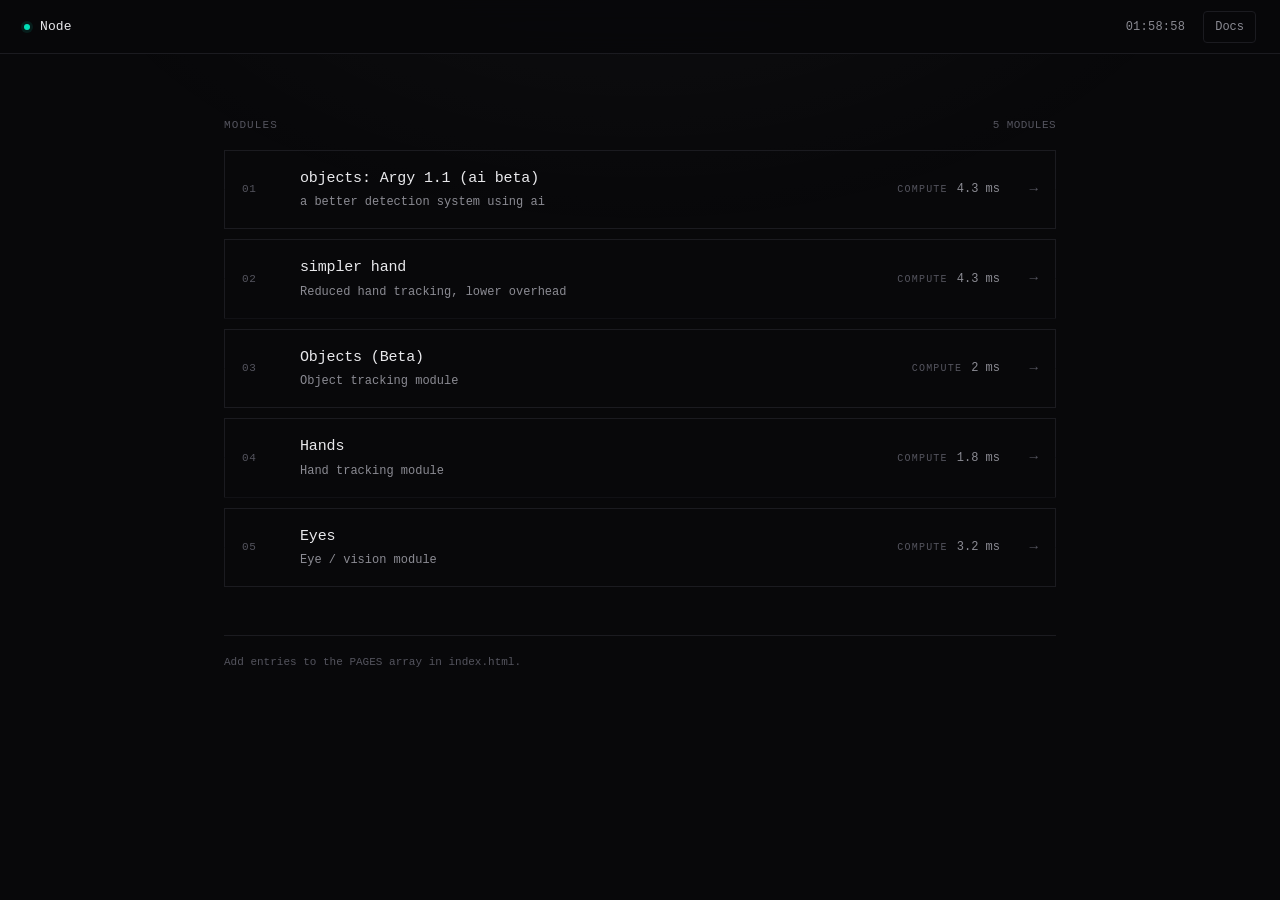
<file: index.html>
<!DOCTYPE html>
<html lang="en">

<head>
  <meta charset="UTF-8">
  <meta name="viewport" content="width=device-width,initial-scale=1,viewport-fit=cover">
  <title>Node</title>
  <style>
    :root {
      --bg: #08080a;
      --panel-bg: #0b0b0e;
      --fg: #e9e9ec;
      --fg-2: #8b8b93;
      --fg-3: #54545e;
      --line: #1b1b20;
      --line-2: #131317;
      --accent: #00e0b8;
      --ease: cubic-bezier(.22, 1, .36, 1);
    }

    * {
      box-sizing: border-box;
      margin: 0;
      padding: 0
    }

    html,
    body {
      min-height: 100%
    }

    body {
      background: var(--bg);
      color: var(--fg);
      font-family: ui-monospace, SFMono-Regular, Menlo, Consolas, "Liberation Mono", monospace;
      font-size: 13px;
      line-height: 1.5;
      -webkit-font-smoothing: antialiased;
      overflow-x: hidden;
    }

    body::before {
      content: "";
      position: fixed;
      inset: 0;
      z-index: 0;
      pointer-events: none;
      background: radial-gradient(880px 520px at 50% -14%, rgba(255, 255, 255, .035), transparent 70%);
    }

    button {
      font: inherit;
      color: inherit;
      background: none;
      border: 0;
      cursor: pointer
    }

    a {
      color: inherit;
      text-decoration: none;
      -webkit-tap-highlight-color: transparent
    }

    code,
    pre {
      font-family: inherit
    }

    #app {
      position: relative;
      z-index: 1;
      min-height: 100vh;
      display: flex;
      flex-direction: column
    }

    /* ───────────────────────── header ───────────────────────── */
    header {
      position: sticky;
      top: 0;
      z-index: 10;
      display: flex;
      align-items: center;
      justify-content: space-between;
      height: 54px;
      padding: 0 24px;
      border-bottom: 1px solid var(--line);
      background: rgba(8, 8, 10, .86);
      backdrop-filter: blur(12px);
      -webkit-backdrop-filter: blur(12px);
    }

    .brand {
      display: flex;
      align-items: center;
      gap: 10px;
      font-size: 13px;
      font-weight: 500;
      letter-spacing: .01em
    }

    .mark {
      width: 6px;
      height: 6px;
      border-radius: 50%;
      background: var(--accent);
      box-shadow: 0 0 0 3px rgba(0, 224, 184, .1)
    }

    .meta {
      display: flex;
      align-items: center;
      gap: 18px;
      font-size: 12px;
      color: var(--fg-2)
    }

    .meta time {
      font-variant-numeric: tabular-nums;
      letter-spacing: .02em
    }

    .meta button {
      padding: 6px 11px;
      border: 1px solid var(--line);
      border-radius: 4px;
      color: var(--fg-2);
      transition: color .15s, border-color .15s
    }

    .meta button:hover {
      color: var(--fg);
      border-color: #2b2b33
    }

    /* ───────────────────────── main ───────────────────────── */
    main {
      flex: 1;
      width: 100%;
      max-width: 880px;
      margin: 0 auto;
      padding: clamp(40px, 7vh, 64px) 24px 72px
    }

    .section-head {
      display: flex;
      align-items: baseline;
      justify-content: space-between;
      gap: 16px;
      margin-bottom: 16px;
      font-size: 11px;
      color: var(--fg-3);
      text-transform: uppercase;
      letter-spacing: .1em
    }

    .section-head .count {
      letter-spacing: .04em;
      font-variant-numeric: tabular-nums
    }

    .list {
      display: grid;
      gap: 10px
    }

    /* ─────────────────────── module row ─────────────────────── */
    .module {
      position: relative;
      display: grid;
      grid-template-columns: 40px minmax(0, 1fr) auto 20px;
      align-items: center;
      gap: 18px;
      padding: 18px;
      outline: none;
      isolation: isolate;
      animation: rise .55s var(--ease) backwards;
      animation-delay: calc(var(--i, 0) * 45ms);
    }

    @keyframes rise {
      from {
        opacity: 0;
        transform: translateY(9px)
      }
    }

    /* outline, split into two halves that drift apart on hover */
    .module::before,
    .module::after {
      content: "";
      position: absolute;
      inset: 0;
      z-index: 2;
      border: 1px solid var(--line);
      pointer-events: none;
      transition: transform .5s var(--ease), border-color .35s ease;
    }

    .module::before {
      clip-path: inset(0 0 50% 0)
    }

    .module::after {
      clip-path: inset(50% 0 0 0)
    }

    .module:hover::before,
    .module:focus-visible::before {
      transform: translateY(-6px);
      border-color: rgba(var(--m), .55)
    }

    .module:hover::after,
    .module:focus-visible::after {
      transform: translateY(6px);
      border-color: rgba(var(--m), .55)
    }

    /* accent wash — swept in with clip-path */
    .wash {
      position: absolute;
      inset: 0;
      z-index: 0;
      pointer-events: none;
      background: linear-gradient(90deg,
          rgba(var(--m), .12),
          rgba(var(--m), .035) 46%,
          transparent 74%);
      clip-path: polygon(0 0, 0 0, 0 100%, 0 100%);
      transition: clip-path .65s var(--ease);
    }

    .module:hover .wash,
    .module:focus-visible .wash {
      clip-path: polygon(0 0, 100% 0, calc(100% - 26px) 100%, 0 100%);
    }

    .module>*:not(.wash) {
      position: relative;
      z-index: 1
    }

    .idx {
      font-size: 11px;
      color: var(--fg-3);
      font-variant-numeric: tabular-nums;
      letter-spacing: .05em;
      transition: color .25s
    }

    .module:hover .idx,
    .module:focus-visible .idx {
      color: rgb(var(--m))
    }

    .body {
      display: flex;
      flex-direction: column;
      gap: 3px;
      min-width: 0
    }

    .name {
      font-size: 15px;
      font-weight: 500;
      letter-spacing: -.01em
    }

    .desc {
      font-size: 12px;
      color: var(--fg-2);
      overflow: hidden;
      text-overflow: ellipsis;
      white-space: nowrap
    }

    .compute {
      display: flex;
      align-items: baseline;
      gap: 9px;
      white-space: nowrap
    }

    .compute-k {
      font-size: 10px;
      color: var(--fg-3);
      text-transform: uppercase;
      letter-spacing: .12em
    }

    .compute-v {
      font-size: 12px;
      color: var(--fg-2);
      font-variant-numeric: tabular-nums;
      transition: color .25s
    }

    .module:hover .compute-v,
    .module:focus-visible .compute-v {
      color: rgb(var(--m))
    }

    .arrow {
      text-align: right;
      font-size: 14px;
      color: var(--fg-3);
      transition: transform .4s var(--ease), color .25s
    }

    .module:hover .arrow,
    .module:focus-visible .arrow {
      color: rgb(var(--m));
      transform: translateX(4px)
    }

    .empty {
      padding: 32px 18px;
      border: 1px dashed var(--line);
      color: var(--fg-3);
      font-size: 12px;
      text-align: center
    }

    footer {
      margin-top: 48px;
      padding-top: 18px;
      border-top: 1px solid var(--line);
      font-size: 11px;
      color: var(--fg-3)
    }

    /* ───────────────────────── panel ───────────────────────── */
    #shade {
      position: fixed;
      inset: 0;
      z-index: 20;
      background: rgba(0, 0, 0, .55);
      opacity: 0;
      pointer-events: none;
      transition: opacity .2s
    }

    #shade.open {
      opacity: 1;
      pointer-events: auto
    }

    #panel {
      position: fixed;
      top: 0;
      right: 0;
      z-index: 21;
      display: flex;
      flex-direction: column;
      width: min(430px, 94vw);
      height: 100vh;
      background: var(--panel-bg);
      border-left: 1px solid var(--line);
      transform: translateX(100%);
      transition: transform .28s var(--ease)
    }

    #panel.open {
      transform: translateX(0)
    }

    .panel-head {
      display: flex;
      align-items: center;
      justify-content: space-between;
      padding: 20px 22px;
      border-bottom: 1px solid var(--line)
    }

    .panel-head h2 {
      font-size: 13px;
      font-weight: 500
    }

    .panel-head button {
      font-size: 12px;
      color: var(--fg-2);
      transition: color .15s
    }

    .panel-head button:hover {
      color: var(--fg)
    }

    .panel-body {
      flex: 1;
      overflow: auto;
      padding: 22px;
      font-size: 12px;
      line-height: 1.7;
      color: var(--fg-2);
      scrollbar-width: thin;
      scrollbar-color: #23232a transparent
    }

    .panel-body::-webkit-scrollbar {
      width: 10px
    }

    .panel-body::-webkit-scrollbar-thumb {
      background: #1d1d24;
      border: 3px solid var(--panel-bg);
      border-radius: 6px
    }

    .panel-body p+p {
      margin-top: 14px
    }

    .panel-body code {
      padding: 1px 5px;
      border-radius: 3px;
      background: var(--line-2);
      color: var(--fg);
      font-size: 11px
    }

    .panel-body dl {
      margin-top: 20px;
      border-top: 1px solid var(--line)
    }

    .panel-body dt {
      margin-top: 14px;
      color: var(--fg);
      font-size: 11.5px
    }

    .panel-body dd {
      margin-top: 3px;
      font-size: 11.5px
    }

    .panel-body pre {
      margin-top: 20px;
      padding: 14px;
      border: 1px solid var(--line);
      border-radius: 4px;
      background: #08080a;
      font-size: 11px;
      line-height: 1.75;
      color: var(--fg-2);
      overflow: auto
    }

    .panel-body pre .k {
      color: var(--accent)
    }

    .panel-body pre .s {
      color: #c9a26b
    }

    .panel-body pre .c {
      color: var(--fg-3)
    }

    /* ─────────────────────── live preview ─────────────────────── */
    #preview {
      position: fixed;
      top: 0;
      left: 0;
      z-index: 30;
      width: 302px;
      pointer-events: none;
      opacity: 0;
      visibility: hidden;
      will-change: transform;
      transition: opacity .18s ease, visibility .18s
    }

    #preview.on {
      opacity: 1;
      visibility: visible
    }

    .preview-card {
      border: 1px solid #24242c;
      border-radius: 4px;
      overflow: hidden;
      background: var(--panel-bg);
      box-shadow: 0 30px 70px -24px rgba(0, 0, 0, .9);
      transform: scale(.96);
      transition: transform .32s var(--ease)
    }

    #preview.on .preview-card {
      transform: scale(1)
    }

    .preview-bar {
      display: flex;
      align-items: center;
      gap: 8px;
      height: 26px;
      padding: 0 10px;
      border-bottom: 1px solid var(--line);
      background: #0e0e12
    }

    .preview-dot {
      flex: none;
      width: 5px;
      height: 5px;
      border-radius: 50%;
      background: rgb(var(--pm, 0, 224, 184))
    }

    .preview-name {
      font-size: 10px;
      letter-spacing: .1em;
      text-transform: uppercase;
      color: var(--fg-3);
      white-space: nowrap;
      overflow: hidden;
      text-overflow: ellipsis
    }

    .preview-view {
      position: relative;
      width: 100%;
      height: 188px;
      overflow: hidden;
      background: #08080a
    }

    #preview-frame {
      display: block;
      width: 1200px;
      height: 752px;
      border: 0;
      transform: scale(.25);
      transform-origin: 0 0;
      opacity: 0;
      pointer-events: none;
      transition: opacity .3s ease
    }

    #preview.ready #preview-frame {
      opacity: 1
    }

    /* ─────────────────────── responsive ─────────────────────── */
    @media (max-width:640px) {
      header {
        padding: 0 16px
      }

      main {
        padding: 36px 16px 56px
      }

      .module {
        grid-template-columns: 30px minmax(0, 1fr) auto 16px;
        gap: 13px;
        padding: 16px 14px
      }

      .compute-k {
        display: none
      }

      .compute-v {
        font-size: 11px
      }

      .meta time {
        display: none
      }
    }

    @media (max-width:560px) {
      .module {
        grid-template-columns: 26px minmax(0, 1fr) 16px;
        gap: 12px
      }

      .compute {
        display: none
      }
    }

    @media (prefers-reduced-motion:reduce) {

      *,
      *::before,
      *::after {
        transition-duration: .01ms !important;
        animation-duration: .01ms !important
      }
    }
  </style>
</head>

<body>

  <div id="app">
    <header>
      <div class="brand"><span class="mark"></span>Node</div>
      <div class="meta">
        <time id="clock">--:--:--</time>
        <button id="docs" type="button">Docs</button>
      </div>
    </header>

    <main>
      <div class="section-head">
        <span>Modules</span>
        <span class="count" id="count">—</span>
      </div>

      <nav class="list" id="pages" aria-label="Modules"></nav>

      <footer>Add entries to the <code>PAGES</code> array in index.html.</footer>
    </main>
  </div>

  <div id="shade"></div>

  <aside id="panel" aria-hidden="true" aria-label="Adding modules">
    <div class="panel-head">
      <h2>Adding modules</h2>
      <button id="close" type="button">Close</button>
    </div>

    <div class="panel-body">
      <p>Modules come from the <code>PAGES</code> array at the top of the script in <code>index.html</code>.</p>

      <dl>
        <dt>file</dt>
        <dd>Path relative to this page.</dd>

        <dt>name</dt>
        <dd>Display name.</dd>

        <dt>description</dt>
        <dd>One line under the name.</dd>

        <dt>accent</dt>
        <dd>Hex colour — <code>#0f8</code> or <code>#00e0b8</code>. Sets the row indicator, index, compute
          readout and arrow.</dd>

        <dt>compute</dt>
        <dd>Right-hand readout. A string or number prints as-is; a function is re-evaluated every second.</dd>
      </dl>

      <pre><span class="c">/* module registry — index.html */</span>
<span class="k">const</span> PAGES = [
  {
    <span class="k">file</span>: <span class="s">"hands.html"</span>,
    <span class="k">name</span>: <span class="s">"Hands"</span>,
    <span class="k">description</span>: <span class="s">"Hand tracking"</span>,
    <span class="k">accent</span>: <span class="s">"#00e0b8"</span>,
    <span class="k">compute</span>: <span class="s">"1.8 ms"</span>
  },
  {
    <span class="k">file</span>: <span class="s">"eyes.html"</span>,
    <span class="k">name</span>: <span class="s">"Eyes"</span>,
    <span class="k">accent</span>: <span class="s">"#5fc9ff"</span>,
    <span class="c">// re-evaluated every second</span>
    <span class="k">compute</span>: () =&gt; <span class="s">`${(Math.random() * 4).toFixed(1)} ms`</span>
  }
];</pre>

      <p>Hovering a row loads the target page into a small live frame. Pages that refuse to be embedded simply
        stay blank.</p>
    </div>
  </aside>

  <div id="preview" aria-hidden="true">
    <div class="preview-card">
      <div class="preview-bar">
        <span class="preview-dot"></span>
        <span class="preview-name" id="preview-name"></span>
      </div>
      <div class="preview-view">
        <iframe id="preview-frame" title="Module preview" scrolling="no" tabindex="-1"></iframe>
      </div>
    </div>
  </div>

  <script>
    (function () {
      "use strict";

      /* ══════════════════════════════════════════════════════════════════
         MODULE REGISTRY
         Add / edit connections here. Each entry is one row in the list.

           file        required  path relative to index.html
           name        required  display name
           description optional  one line under the name
           accent      optional  hex colour, drives the row indicator
           compute     optional  string, number, or (page) => string.
                                 Functions are re-evaluated every second.
         ══════════════════════════════════════════════════════════════════ */
      const PAGES = [
        {
          file: "objectai.html",
          name: "objects: Argy 1.1 (ai beta)",
          description: "a better detection system using ai",
          accent: "#7316BA",
          compute: "4.3 ms"
        },
        {
          file: "simpler.html",
          name: "simpler hand",
          description: "Reduced hand tracking, lower overhead",
          accent: "#7316BA",
          compute: "4.3 ms"
        },
        {
          file: "object.html",
          name: "Objects (Beta)",
          description: "Object tracking module",
          accent: "#BDB3B1",
          compute: "2 ms"
        },
        {
          file: "hands.html",
          name: "Hands",
          description: "Hand tracking module",
          accent: "#00e0b8",
          compute: "1.8 ms"
        },
        {
          file: "eyes.html",
          name: "Eyes",
          description: "Eye / vision module",
          accent: "#5fc9ff",
          compute: "3.2 ms"
        }
        // Add another connection:
        // {
        //   file: "voice.html",
        //   name: "Voice",
        //   description: "Voice module",
        //   accent: "#b28dff",
        //   compute: () => `${(Math.random() * 8).toFixed(1)} ms`
        // }
      ];
      /* ══════════════════════════════════════════════════════════════════ */

      const listEl = document.getElementById("pages");
      const clockEl = document.getElementById("clock");
      const countEl = document.getElementById("count");
      const panel = document.getElementById("panel");
      const shade = document.getElementById("shade");

      /* ---------- helpers ---------- */
      function hexRgb(hex) {
        const raw = String(hex == null ? "" : hex).trim().replace(/^#/, "");
        const full = raw.length === 3
          ? raw.split("").map(function (c) { return c + c; }).join("")
          : raw;
        if (!/^[0-9a-f]{6}$/i.test(full)) return "0,224,184";
        const n = parseInt(full, 16);
        return ((n >> 16) & 255) + "," + ((n >> 8) & 255) + "," + (n & 255);
      }

      function esc(value) {
        return String(value).replace(/[&<>"']/g, function (c) {
          return { "&": "&amp;", "<": "&lt;", ">": "&gt;", '"': "&quot;", "'": "&#39;" }[c];
        });
      }

      function computeText(page) {
        const c = page.compute;
        if (typeof c === "function") {
          try {
            const v = c(page);
            return v == null || v === "" ? "—" : String(v);
          } catch (_) {
            return "err";
          }
        }
        if (c == null || c === "") return "—";
        return String(c);
      }

      /* ---------- render ---------- */
      function render() {
        if (!PAGES.length) {
          listEl.innerHTML = '<p class="empty">No modules registered.</p>';
          countEl.textContent = "0 modules";
          return;
        }

        listEl.innerHTML = PAGES.map(function (p, i) {
          const live = typeof p.compute === "function";
          const file = esc(encodeURI(p.file));
          return '<a class="module" href="' + file + '" data-file="' + file + '" data-index="' + i +
            '" style="--m:' + hexRgb(p.accent) + ';--i:' + i + '">' +
            '<span class="wash" aria-hidden="true"></span>' +
            '<span class="idx">' + String(i + 1).padStart(2, "0") + '</span>' +
            '<span class="body">' +
            '<span class="name">' + esc(p.name) + '</span>' +
            '<span class="desc">' + esc(p.description || "") + '</span>' +
            '</span>' +
            '<span class="compute">' +
            '<span class="compute-k">compute</span>' +
            '<span class="compute-v"' + (live ? ' data-live="' + i + '"' : '') + '>' +
            esc(computeText(p)) +
            '</span>' +
            '</span>' +
            '<span class="arrow" aria-hidden="true">→</span>' +
            '</a>';
        }).join("");

        countEl.textContent = PAGES.length === 1 ? "1 module" : PAGES.length + " modules";
      }

      /* ---------- clock + live readouts ---------- */
      function tick() {
        clockEl.textContent = new Date().toLocaleTimeString([], { hour12: false });

        const nodes = listEl.querySelectorAll("[data-live]");
        for (let i = 0; i < nodes.length; i++) {
          const page = PAGES[Number(nodes[i].dataset.live)];
          if (page) nodes[i].textContent = computeText(page);
        }
      }

      /* ---------- panel ---------- */
      function openPanel() {
        closePreview();
        panel.classList.add("open");
        shade.classList.add("open");
        panel.setAttribute("aria-hidden", "false");
      }

      function closePanel() {
        panel.classList.remove("open");
        shade.classList.remove("open");
        panel.setAttribute("aria-hidden", "true");
      }

      document.getElementById("docs").addEventListener("click", openPanel);
      document.getElementById("close").addEventListener("click", closePanel);
      shade.addEventListener("click", closePanel);
      document.addEventListener("keydown", function (e) {
        if (e.key === "Escape") {
          closePanel();
          closePreview();
        }
      });

      /* ══════════════════════════════════════════════════════════════════
         LIVE PREVIEW
         On hover, the target page is loaded into a scaled-down iframe that
         follows the pointer. Nothing is captured or stored — it is the real
         page running live. Pages that block framing never become "ready",
         are marked as failed and are not retried.
         ══════════════════════════════════════════════════════════════════ */
      const previewEl = document.getElementById("preview");
      const previewFrame = document.getElementById("preview-frame");
      const previewName = document.getElementById("preview-name");

      const PW = 302;      /* card width  */
      const PH = 216;      /* card height */
      const GAP = 22;      /* distance from pointer */
      const PAD = 14;      /* viewport margin */
      const DELAY = 200;   /* hover delay before loading */
      const LOAD_TIMEOUT = 4500;

      const canPreview = window.matchMedia("(hover: hover) and (pointer: fine)").matches;
      const failed = Object.create(null);

      let hoverRow = null;
      let openTimer = 0;
      let closeTimer = 0;
      let failTimer = 0;
      let blankTimer = 0;
      let active = false;

      let pointerX = window.innerWidth / 2;
      let pointerY = window.innerHeight / 2;
      let curX = 0, curY = 0, dstX = 0, dstY = 0, rafId = 0;

      function setTarget(x, y) {
        let nx = x + GAP;
        if (nx + PW + PAD > window.innerWidth) nx = x - GAP - PW;
        nx = Math.max(PAD, Math.min(nx, window.innerWidth - PW - PAD));
        dstX = nx;
        dstY = Math.max(PAD, Math.min(y - PH / 2, window.innerHeight - PH - PAD));
      }

      function placeNow() {
        curX = dstX;
        curY = dstY;
        previewEl.style.transform = "translate3d(" + curX.toFixed(1) + "px," + curY.toFixed(1) + "px,0)";
      }

      function frameLoop() {
        curX += (dstX - curX) * 0.25;
        curY += (dstY - curY) * 0.25;
        previewEl.style.transform = "translate3d(" + curX.toFixed(1) + "px," + curY.toFixed(1) + "px,0)";
        rafId = requestAnimationFrame(frameLoop);
      }

      function startLoop() {
        if (!rafId) rafId = requestAnimationFrame(frameLoop);
      }

      function stopLoop() {
        if (rafId) cancelAnimationFrame(rafId);
        rafId = 0;
      }

      function openPreview(row) {
        const file = row.dataset.file;
        if (!file || failed[file]) return;

        const page = PAGES[Number(row.dataset.index)] || {};
        previewEl.style.setProperty("--pm", row.style.getPropertyValue("--m") || "0,224,184");
        previewName.textContent = page.name || file;
        previewEl.classList.remove("ready");

        clearTimeout(blankTimer);
        clearTimeout(failTimer);

        if (!active) {
          active = true;
          setTarget(pointerX, pointerY);
          placeNow();
          startLoop();
        } else {
          setTarget(pointerX, pointerY);
        }

        previewEl.classList.add("on");

        if (previewFrame.getAttribute("src") !== file) {
          previewFrame.setAttribute("src", file);
        }

        failTimer = setTimeout(function () {
          if (!previewEl.classList.contains("ready")) {
            failed[file] = true;
            closePreview();
          }
        }, LOAD_TIMEOUT);
      }

      function closePreview() {
        clearTimeout(openTimer);
        clearTimeout(closeTimer);
        clearTimeout(failTimer);

        active = false;
        hoverRow = null;
        stopLoop();
        previewEl.classList.remove("on", "ready");

        clearTimeout(blankTimer);
        blankTimer = setTimeout(function () {
          if (!active) previewFrame.setAttribute("src", "about:blank");
        }, 220);
      }

      previewFrame.addEventListener("load", function () {
        if (!active) return;
        clearTimeout(failTimer);
        previewEl.classList.add("ready");
      });

      if (canPreview) {
        listEl.addEventListener("pointerover", function (e) {
          const row = e.target.closest(".module");
          if (!row || row === hoverRow) return;

          hoverRow = row;
          clearTimeout(closeTimer);
          clearTimeout(openTimer);
          openTimer = setTimeout(function () { openPreview(row); }, DELAY);
        });

        listEl.addEventListener("pointerout", function (e) {
          const row = e.target.closest(".module");
          if (!row || row !== hoverRow) return;

          const to = e.relatedTarget && e.relatedTarget.closest
            ? e.relatedTarget.closest(".module")
            : null;
          if (to === row) return;

          hoverRow = null;
          clearTimeout(openTimer);
          clearTimeout(closeTimer);
          closeTimer = setTimeout(closePreview, 140);
        });

        document.addEventListener("pointermove", function (e) {
          pointerX = e.clientX;
          pointerY = e.clientY;
          if (active) setTarget(pointerX, pointerY);
        }, { passive: true });

        window.addEventListener("scroll", function () {
          if (active) closePreview();
        }, { passive: true });

        window.addEventListener("blur", closePreview);
      } else {
        previewEl.remove();
      }

      /* ---------- boot ---------- */
      render();
      tick();
      setInterval(tick, 1000);
    })();
  </script>

</body>

</html>
</file>
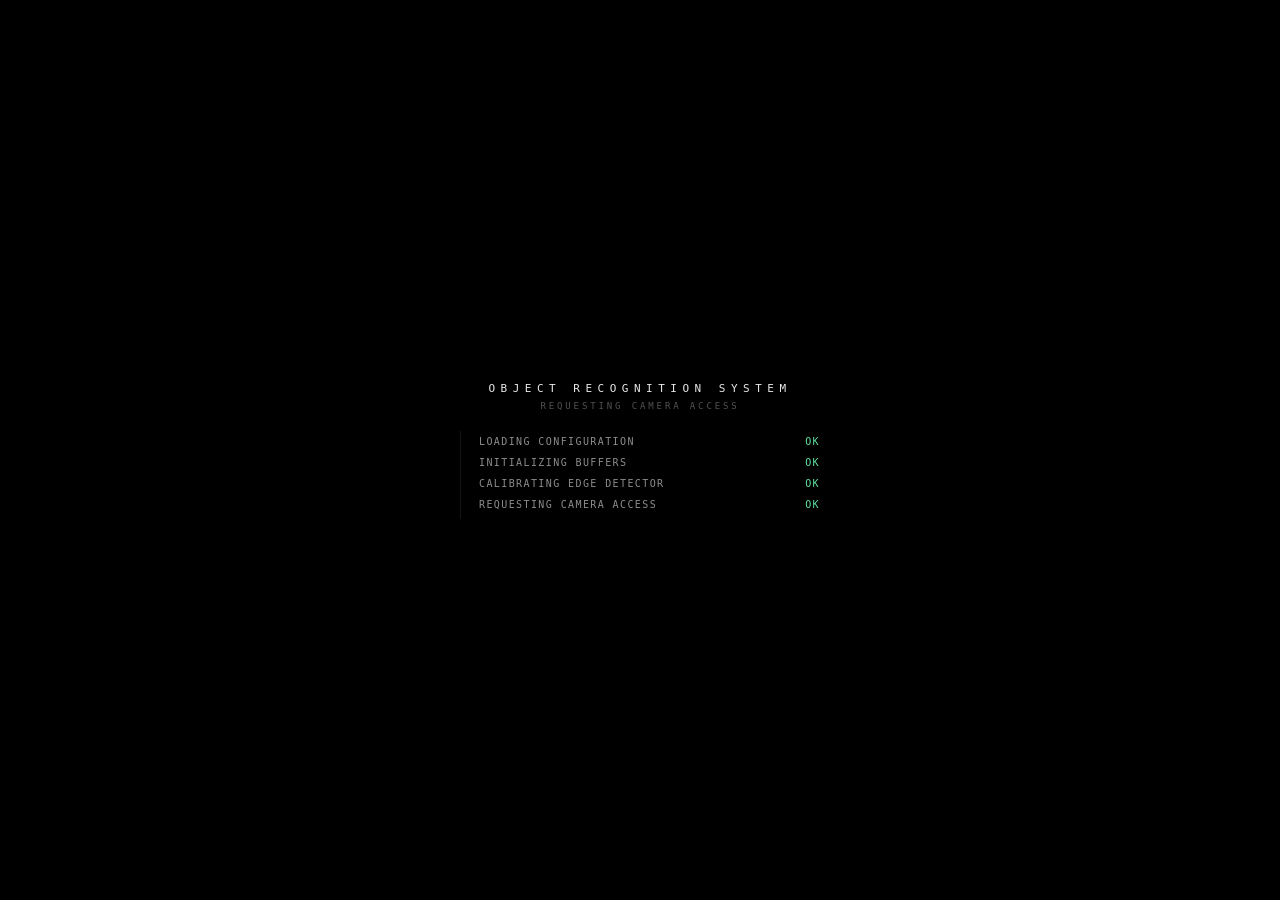
<file: object.html>
<!DOCTYPE html>
<html lang="en">

<head>
  <meta charset="UTF-8">
  <meta name="viewport"
    content="width=device-width, initial-scale=1.0, maximum-scale=1.0, user-scalable=no, viewport-fit=cover">
  <meta name="apple-mobile-web-app-capable" content="yes">
  <meta name="apple-mobile-web-app-status-bar-style" content="black-translucent">
  <title>OBJECT RECOGNITION SYSTEM</title>
  <style>
    * {
      margin: 0;
      padding: 0;
      box-sizing: border-box;
      -webkit-tap-highlight-color: transparent;
    }

    html,
    body {
      height: 100%;
      background: #000;
      overflow: hidden;
      font-family: ui-monospace, "SF Mono", "Menlo", "Consolas", monospace;
      color: #e8e8e8;
      user-select: none;
      -webkit-user-select: none;
      font-feature-settings: "tnum";
      -webkit-font-smoothing: antialiased;
    }

    :root {
      --accent: #f2f2f2;
      --accent-rgb: 242, 242, 242;
      --bg: #000;
      --fg: #e8e8e8;
      --fg-dim: rgba(255, 255, 255, 0.55);
      --fg-faint: rgba(255, 255, 255, 0.32);
      --line: rgba(255, 255, 255, 0.08);
      --line-strong: rgba(255, 255, 255, 0.18);
      --panel: rgba(8, 9, 11, 0.96);
      --ok: #5fe3a1;
      --warn: #ffb454;
      --err: #ff5c5c;
    }

    #stage {
      position: fixed;
      inset: 0;
      background: #000;
      overflow: hidden;
    }

    #video,
    #overlay {
      position: absolute;
      inset: 0;
      width: 100%;
      height: 100%;
      display: block;
    }

    #video {
      object-fit: cover;
      transform-origin: 50% 50%;
      will-change: transform, filter;
    }

    #overlay {
      pointer-events: none;
      z-index: 2;
    }

    /* ---------- TOP BAR ---------- */
    #topbar {
      position: absolute;
      top: 0;
      left: 0;
      right: 0;
      z-index: 20;
      padding: max(16px, env(safe-area-inset-top)) 24px 0 24px;
      display: flex;
      justify-content: space-between;
      align-items: center;
      gap: 16px;
      pointer-events: none;
    }

    .brand {
      display: flex;
      align-items: baseline;
      gap: 14px;
      pointer-events: auto;
    }

    .brand-name {
      font-size: 11px;
      letter-spacing: 0.34em;
      color: var(--fg);
      font-weight: 500;
      text-transform: uppercase;
    }

    .brand-sub {
      font-size: 9px;
      letter-spacing: 0.28em;
      color: var(--fg-faint);
      text-transform: uppercase;
    }

    .topright {
      display: flex;
      align-items: center;
      gap: 18px;
      pointer-events: auto;
    }

    .status {
      display: flex;
      align-items: center;
      gap: 8px;
      font-size: 10px;
      letter-spacing: 0.24em;
      text-transform: uppercase;
      color: var(--fg-dim);
    }

    .status-mark {
      width: 6px;
      height: 6px;
      background: var(--fg-faint);
      transition: background .3s;
    }

    .status.live .status-mark {
      background: var(--ok);
      box-shadow: 0 0 6px rgba(95, 227, 161, 0.6);
    }

    .status.live {
      color: var(--ok);
    }

    .status.err .status-mark {
      background: var(--err);
    }

    .status.err {
      color: var(--err);
    }

    #clock {
      color: var(--fg-dim);
      font-variant-numeric: tabular-nums;
      font-size: 11px;
      letter-spacing: 0.14em;
    }

    .icon-btn {
      background: transparent;
      border: 1px solid var(--line-strong);
      color: var(--fg-dim);
      font-family: inherit;
      font-size: 10px;
      letter-spacing: 0.22em;
      padding: 7px 12px;
      cursor: pointer;
      text-transform: uppercase;
      transition: border-color .18s, color .18s;
    }

    .icon-btn:hover {
      border-color: var(--fg);
      color: var(--fg);
    }

    .icon-btn svg {
      width: 11px;
      height: 11px;
      vertical-align: -1px;
      margin-right: 7px;
    }

    /* ---------- SIDE PANEL ---------- */
    #telemetry {
      position: absolute;
      left: 24px;
      top: 50%;
      transform: translateY(-50%);
      z-index: 10;
      min-width: 176px;
      padding: 14px 0;
      pointer-events: none;
      transition: opacity .25s ease;
    }

    #telemetry.hidden {
      opacity: 0;
    }

    .t-section {
      padding: 8px 0;
      border-top: 1px solid var(--line);
    }

    .t-section:first-child {
      border-top: none;
      padding-top: 0;
    }

    .t-section:last-child {
      padding-bottom: 0;
    }

    .t-section-label {
      font-size: 8.5px;
      letter-spacing: 0.3em;
      color: var(--fg-faint);
      text-transform: uppercase;
      margin-bottom: 7px;
    }

    .t-row {
      display: flex;
      justify-content: space-between;
      align-items: baseline;
      gap: 16px;
      padding: 2.5px 0;
    }

    .t-row .k {
      font-size: 9.5px;
      letter-spacing: 0.18em;
      color: var(--fg-faint);
      text-transform: uppercase;
    }

    .t-row .v {
      font-size: 11px;
      letter-spacing: 0.06em;
      color: var(--fg);
      font-variant-numeric: tabular-nums;
      font-weight: 500;
    }

    .t-row .v.dim {
      color: var(--fg-faint);
      font-weight: 400;
    }

    .t-bar {
      display: block;
      height: 1px;
      background: var(--line);
      margin: 6px 0 3px 0;
      position: relative;
      overflow: hidden;
    }

    .t-bar i {
      display: block;
      height: 100%;
      width: 0%;
      background: var(--accent);
      transition: width .14s linear;
    }

    /* ---------- BOTTOM BAR ---------- */
    #bottombar {
      position: absolute;
      left: 0;
      right: 0;
      bottom: 0;
      z-index: 15;
      padding: 0 24px max(20px, env(safe-area-inset-bottom)) 24px;
      display: flex;
      align-items: center;
      gap: 16px;
      font-size: 10px;
      letter-spacing: 0.22em;
      color: var(--fg-faint);
      text-transform: uppercase;
      pointer-events: none;
    }

    #bottombar .sep {
      color: rgba(255, 255, 255, 0.10);
    }

    #bottombar .spacer {
      flex: 1;
    }

    #bottombar.hidden {
      display: none;
    }

    #activateBtn {
      pointer-events: auto;
      background: transparent;
      border: 1px solid var(--line-strong);
      color: var(--fg);
      font-family: inherit;
      font-size: 10.5px;
      letter-spacing: 0.34em;
      text-transform: uppercase;
      font-weight: 500;
      padding: 13px 34px;
      cursor: pointer;
      transition: background .18s, border-color .18s, color .18s;
      position: relative;
    }

    #activateBtn:hover {
      border-color: var(--fg);
    }

    #activateBtn.on {
      border-color: var(--fg);
      background: var(--fg);
      color: #000;
    }

    #activateBtn:disabled {
      opacity: 0.4;
      cursor: not-allowed;
    }

    /* ---------- TOAST ---------- */
    #toast {
      position: absolute;
      left: 50%;
      top: 8%;
      transform: translate(-50%, -6px);
      z-index: 60;
      padding: 8px 20px;
      background: rgba(0, 0, 0, 0.9);
      border: 1px solid var(--line-strong);
      color: var(--fg);
      font-size: 10px;
      letter-spacing: 0.28em;
      text-transform: uppercase;
      pointer-events: none;
      opacity: 0;
      transition: opacity .22s ease, transform .22s ease;
    }

    #toast.show {
      opacity: 1;
      transform: translate(-50%, 0);
    }

    /* ---------- PANEL ---------- */
    #panelOverlay {
      position: absolute;
      inset: 0;
      background: rgba(0, 0, 0, 0.55);
      z-index: 40;
      opacity: 0;
      pointer-events: none;
      transition: opacity .25s;
    }

    #panelOverlay.show {
      opacity: 1;
      pointer-events: auto;
    }

    #settingsPanel {
      position: absolute;
      top: 0;
      right: 0;
      height: 100%;
      width: min(440px, 92vw);
      background: var(--panel);
      border-left: 1px solid var(--line);
      z-index: 50;
      transform: translateX(100%);
      transition: transform .32s cubic-bezier(.22, 1, .36, 1);
      display: flex;
      flex-direction: column;
      font-size: 11px;
    }

    #settingsPanel.open {
      transform: translateX(0);
    }

    .panel-head {
      padding: max(20px, env(safe-area-inset-top)) 24px 16px 24px;
      border-bottom: 1px solid var(--line);
      display: flex;
      justify-content: space-between;
      align-items: center;
      flex-shrink: 0;
    }

    .panel-head .title {
      font-size: 10.5px;
      font-weight: 500;
      letter-spacing: 0.32em;
      text-transform: uppercase;
      color: var(--fg);
    }

    .panel-head .title small {
      display: block;
      color: var(--fg-faint);
      font-size: 9px;
      letter-spacing: 0.22em;
      margin-top: 5px;
      font-weight: 400;
    }

    .panel-head .close {
      background: transparent;
      border: 1px solid var(--line-strong);
      color: var(--fg-dim);
      font-family: inherit;
      font-size: 9.5px;
      padding: 6px 12px;
      letter-spacing: 0.22em;
      cursor: pointer;
      text-transform: uppercase;
      transition: border-color .18s, color .18s;
    }

    .panel-head .close:hover {
      border-color: var(--fg);
      color: var(--fg);
    }

    .panel-body {
      flex: 1;
      overflow-y: auto;
      -webkit-overflow-scrolling: touch;
      scrollbar-width: thin;
      scrollbar-color: rgba(255, 255, 255, 0.14) transparent;
      padding-bottom: 40px;
    }

    .panel-body::-webkit-scrollbar {
      width: 3px;
    }

    .panel-body::-webkit-scrollbar-thumb {
      background: rgba(255, 255, 255, 0.14);
    }

    .section {
      border-bottom: 1px solid var(--line);
    }

    .section-head {
      padding: 14px 24px;
      color: var(--fg-dim);
      font-size: 9.5px;
      letter-spacing: 0.28em;
      text-transform: uppercase;
      display: flex;
      justify-content: space-between;
      align-items: center;
      cursor: pointer;
      user-select: none;
      transition: color .18s;
    }

    .section-head:hover {
      color: var(--fg);
    }

    .section-head .chev {
      color: var(--fg-faint);
      font-size: 8px;
      line-height: 1;
      transition: transform .2s cubic-bezier(.22, 1, .36, 1);
    }

    .section.collapsed .chev {
      transform: rotate(-90deg);
    }

    .section.collapsed .section-content {
      display: none;
    }

    .section-content {
      padding: 2px 24px 20px 24px;
      display: flex;
      flex-direction: column;
      gap: 14px;
    }

    .field {
      display: flex;
      flex-direction: column;
      gap: 7px;
    }

    .field .label {
      display: flex;
      justify-content: space-between;
      align-items: baseline;
      color: var(--fg-dim);
      font-size: 10px;
      letter-spacing: 0.16em;
      text-transform: uppercase;
    }

    .field .label .value {
      color: var(--fg);
      font-variant-numeric: tabular-nums;
      font-weight: 500;
      letter-spacing: 0.05em;
      font-size: 10px;
    }

    .field input[type="range"] {
      -webkit-appearance: none;
      appearance: none;
      width: 100%;
      height: 1px;
      background: linear-gradient(to right,
          var(--accent) var(--fill, 0%),
          rgba(255, 255, 255, 0.10) var(--fill, 0%));
      outline: none;
      cursor: pointer;
    }

    .field input[type="range"]::-webkit-slider-thumb {
      -webkit-appearance: none;
      appearance: none;
      width: 11px;
      height: 11px;
      background: #fff;
      border-radius: 0;
      cursor: pointer;
      border: none;
    }

    .field input[type="range"]::-moz-range-thumb {
      width: 11px;
      height: 11px;
      background: #fff;
      border-radius: 0;
      cursor: pointer;
      border: none;
    }

    .toggle {
      display: flex;
      justify-content: space-between;
      align-items: center;
      padding: 3px 0;
      cursor: pointer;
      color: var(--fg-dim);
      font-size: 10px;
      letter-spacing: 0.16em;
      text-transform: uppercase;
      user-select: none;
      transition: color .15s;
    }

    .toggle:hover {
      color: var(--fg);
    }

    .toggle .switch {
      width: 24px;
      height: 12px;
      border: 1px solid var(--line-strong);
      position: relative;
      transition: border-color .2s;
      flex-shrink: 0;
    }

    .toggle .switch::after {
      content: "";
      position: absolute;
      top: 1px;
      left: 1px;
      width: 8px;
      height: 8px;
      background: var(--fg-faint);
      transition: left .2s cubic-bezier(.22, 1, .36, 1), background .2s;
    }

    .toggle.on {
      color: var(--fg);
    }

    .toggle.on .switch {
      border-color: var(--fg);
    }

    .toggle.on .switch::after {
      left: 13px;
      background: var(--fg);
    }

    .select {
      background: transparent;
      border: 1px solid var(--line-strong);
      color: var(--fg);
      font-family: inherit;
      font-size: 10px;
      letter-spacing: 0.14em;
      padding: 8px 11px;
      width: 100%;
      cursor: pointer;
      text-transform: uppercase;
      -webkit-appearance: none;
      appearance: none;
      background-image:
        linear-gradient(45deg, transparent 50%, var(--fg-faint) 50%),
        linear-gradient(135deg, var(--fg-faint) 50%, transparent 50%);
      background-position: calc(100% - 14px) 50%, calc(100% - 9px) 50%;
      background-size: 5px 5px, 5px 5px;
      background-repeat: no-repeat;
      transition: border-color .15s;
    }

    .select:hover {
      border-color: var(--fg-dim);
    }

    .select:focus {
      outline: none;
      border-color: var(--fg);
    }

    .select option {
      background: #0a0c0f;
      color: #fff;
    }

    .btn-row {
      display: flex;
      gap: 8px;
      flex-wrap: wrap;
    }

    .btn-row button {
      flex: 1;
      min-width: 90px;
      background: transparent;
      border: 1px solid var(--line-strong);
      color: var(--fg-dim);
      font-family: inherit;
      font-size: 9.5px;
      letter-spacing: 0.2em;
      padding: 9px 10px;
      cursor: pointer;
      text-transform: uppercase;
      transition: border-color .15s, color .15s;
    }

    .btn-row button:hover {
      border-color: var(--fg);
      color: var(--fg);
    }

    .color-row {
      display: flex;
      gap: 6px;
      flex-wrap: wrap;
    }

    .color-swatch {
      width: 24px;
      height: 24px;
      border: 1px solid var(--line-strong);
      cursor: pointer;
      transition: border-color .12s;
    }

    .color-swatch:hover {
      border-color: var(--fg-dim);
    }

    .color-swatch.active {
      border-color: var(--fg);
      box-shadow: 0 0 0 1px var(--fg);
    }

    .hint {
      font-size: 9px;
      letter-spacing: 0.14em;
      color: var(--fg-faint);
      line-height: 1.75;
      text-transform: uppercase;
    }

    /* ---------- BOOT ---------- */
    #boot {
      position: absolute;
      inset: 0;
      z-index: 100;
      background: #000;
      display: flex;
      flex-direction: column;
      align-items: center;
      justify-content: center;
      gap: 20px;
      padding: 32px;
      text-align: left;
      transition: opacity .5s ease;
    }

    #boot.hidden {
      opacity: 0;
      pointer-events: none;
    }

    #boot .b-mark {
      font-size: 11px;
      letter-spacing: 0.5em;
      color: var(--fg);
      font-weight: 500;
      text-transform: uppercase;
      text-align: center;
    }

    #boot .b-sub {
      font-size: 9px;
      letter-spacing: 0.32em;
      color: var(--fg-faint);
      text-transform: uppercase;
      text-align: center;
      margin-top: -14px;
    }

    #boot .b-log {
      width: min(360px, 90vw);
      font-size: 10px;
      letter-spacing: 0.14em;
      color: var(--fg-dim);
      line-height: 2.1;
      text-transform: uppercase;
      min-height: 88px;
      border-left: 1px solid var(--line);
      padding-left: 18px;
    }

    #boot .b-log .ln {
      display: flex;
      justify-content: space-between;
      gap: 20px;
    }

    #boot .b-log .ln .ok {
      color: var(--ok);
    }

    #boot.error .b-sub {
      color: var(--err);
    }

    @media (max-width: 560px) {
      #telemetry {
        left: 14px;
        min-width: 140px;
      }

      #topbar {
        padding-left: 16px;
        padding-right: 16px;
      }

      #bottombar {
        padding-left: 16px;
        padding-right: 16px;
      }

      .brand-sub {
        display: none;
      }
    }
  </style>
</head>

<body>

  <div id="stage">
    <video id="video" playsinline autoplay muted></video>
    <canvas id="overlay"></canvas>

    <header id="topbar">
      <div class="brand">
        <span class="brand-name">Object Recognition</span>
        <span class="brand-sub">Pipeline v3.0</span>
      </div>
      <div class="topright">
        <span id="status" class="status">
          <span class="status-mark"></span>
        <span id="statusText">STANDBY</span>
        </span>
        <span id="clock">--:--:--</span>
        <button class="icon-btn" id="settingsToggle" type="button" title="Configuration">
          <svg viewBox="0 0 24 24" fill="none" stroke="currentColor" stroke-width="1.6">
            <circle cx="12" cy="12" r="3" />
            <path d="M19.4 15a1.7 1.7 0 0 0 .3 1.8l.1.1a2 2 0 1 1-2.8 2.8l-.1-.1a1.7 1.7 0 0 0-1.8-.3 1.7 1.7 0 0 0-1 1.5v.2a2 2 0 1 1-4 0v-.1a1.7 1.7 0 0 0-1.1-1.5 1.7 1.7 0 0 0-1.8.3l-.1.1a2 2 0 1 1-2.8-2.8l.1-.1a1.7 1.7 0 0 0 .3-1.8 1.7 1.7 0 0 0-1.5-1H3a2 2 0 1 1 0-4h.1a1.7 1.7 0 0 0 1.5-1.1 1.7 1.7 0 0 0-.3-1.8l-.1-.1a2 2 0 1 1 2.8-2.8l.1.1a1.7 1.7 0 0 0 1.8.3h.1a1.7 1.7 0 0 0 1-1.5V3a2 2 0 1 1 4 0v.1a1.7 1.7 0 0 0 1 1.5 1.7 1.7 0 0 0 1.8-.3l.1-.1a2 2 0 1 1 2.8 2.8l-.1.1a1.7 1.7 0 0 0-.3 1.8v.1a1.7 1.7 0 0 0 1.5 1h.2a2 2 0 1 1 0 4h-.1a1.7 1.7 0 0 0-1.5 1z" />
          </svg>
          Config
        </button>
      </div>
    </header>

    <aside id="telemetry">
      <div class="t-section">
        <div class="t-section-label">Performance</div>
        <div class="t-row"><span class="k">FPS</span><span class="v dim" id="tFps">—</span></div>
        <div class="t-row"><span class="k">Latency</span><span class="v dim" id="tLat">—</span></div>
        <div class="t-row"><span class="k">Resolution</span><span class="v dim" id="tRes">—</span></div>
      </div>
      <div class="t-section">
        <div class="t-section-label">Detections</div>
        <div class="t-row"><span class="k">Tracks</span><span class="v dim" id="tTracks">0</span></div>
        <div class="t-row"><span class="k">Confirmed</span><span class="v dim" id="tConfirmed">0</span></div>
        <div class="t-row"><span class="k">Quality</span><span class="v dim" id="tConf">—</span></div>
        <div class="t-bar"><i id="tConfBar"></i></div>
      </div>
      <div class="t-section">
        <div class="t-section-label">Session</div>
        <div class="t-row"><span class="k">Uptime</span><span class="v dim" id="tUptime">00:00:00</span></div>
        <div class="t-row"><span class="k">Cumulative</span><span class="v dim" id="tCumulative">0</span></div>
      </div>
    </aside>

    <footer id="bottombar">
      <button id="activateBtn" type="button">Activate</button>
      <span class="spacer"></span>
      <span id="hintText">Press A to toggle · S for config</span>
    </footer>

    <div id="toast"></div>
    <div id="panelOverlay"></div>

    <aside id="settingsPanel" aria-hidden="true">
      <div class="panel-head">
        <div class="title">
          Configuration
          <small>Object Recognition Pipeline</small>
        </div>
        <button class="close" id="settingsClose" type="button">Close</button>
      </div>
      <div class="panel-body">

        <div class="section" data-section="profiles">
          <div class="section-head"><span>Profiles</span><span class="chev">▼</span></div>
          <div class="section-content">
            <div class="field">
              <select class="select" id="presetSelect">
                <option value="">— Select profile —</option>
                <option value="default">Balanced</option>
                <option value="precision">Precision</option>
                <option value="wide">Wide Range</option>
                <option value="realtime">Low Latency</option>
                <option value="stealth">Stealth</option>
                <option value="forensic">Forensic Detail</option>
              </select>
            </div>
            <div class="hint">Profiles overwrite all pipeline parameters. Reset restores defaults.</div>
          </div>
        </div>

        <div class="section" data-section="sensor">
          <div class="section-head"><span>Sensor</span><span class="chev">▼</span></div>
          <div class="section-content">
            <div class="field">
              <div class="label"><span>Facing</span></div>
              <select class="select" data-key="facingMode">
                <option value="environment">Rear</option>
                <option value="user">Front</option>
              </select>
            </div>
            <div class="field">
              <div class="label"><span>Resolution</span></div>
              <select class="select" data-key="resolution">
                <option value="640x480">640 × 480</option>
                <option value="1280x720">1280 × 720</option>
                <option value="1920x1080">1920 × 1080</option>
              </select>
            </div>
            <label class="toggle" data-key="mirrorView"><span>Mirror View</span><span class="switch"></span></label>
            <label class="toggle" data-key="pauseOnHide"><span>Pause When Hidden</span><span class="switch"></span></label>
          </div>
        </div>

        <div class="section" data-section="preproc">
          <div class="section-head"><span>Preprocessing</span><span class="chev">▼</span></div>
          <div class="section-content">
            <div class="field">
              <div class="label"><span>Processing Width</span><span class="value" data-value="procWidth">320</span>
              </div>
              <input type="range" min="160" max="640" step="16" data-key="procWidth">
            </div>
            <div class="field">
              <div class="label"><span>Blur Passes</span><span class="value" data-value="blurPasses">2</span></div>
              <input type="range" min="0" max="4" step="1" data-key="blurPasses">
            </div>
            <div class="field">
              <div class="label"><span>Brightness</span><span class="value" data-value="videoBrightness">0.95</span>
              </div>
              <input type="range" min="0.3" max="1.6" step="0.02" data-key="videoBrightness">
            </div>
            <div class="field">
              <div class="label"><span>Contrast</span><span class="value" data-value="videoContrast">1.06</span></div>
              <input type="range" min="0.5" max="2" step="0.02" data-key="videoContrast">
            </div>
            <div class="field">
              <div class="label"><span>Saturation</span><span class="value" data-value="videoSaturate">0.60</span></div>
              <input type="range" min="0" max="2" step="0.05" data-key="videoSaturate">
            </div>
          </div>
        </div>

        <div class="section" data-section="threshold">
          <div class="section-head"><span>Edge Threshold</span><span class="chev">▼</span></div>
          <div class="section-content">
            <div class="field">
              <div class="label"><span>Local Window</span><span class="value" data-value="localRadius">0.035</span>
              </div>
              <input type="range" min="0.010" max="0.100" step="0.002" data-key="localRadius">
            </div>
            <div class="field">
              <div class="label"><span>Sensitivity</span><span class="value" data-value="threshK">0.60</span></div>
              <input type="range" min="0.20" max="1.60" step="0.02" data-key="threshK">
            </div>
            <div class="field">
              <div class="label"><span>Min Delta</span><span class="value" data-value="threshMinDelta">8</span></div>
              <input type="range" min="2" max="40" step="1" data-key="threshMinDelta">
            </div>
            <div class="field">
              <div class="label"><span>Polarity</span></div>
              <select class="select" data-key="polarity">
                <option value="auto">Auto</option>
                <option value="dark">Dark Objects</option>
                <option value="bright">Bright Objects</option>
                <option value="union">Union</option>
              </select>
            </div>
            <div class="field">
              <div class="label"><span>Cleanup Passes</span><span class="value" data-value="morphPasses">2</span></div>
              <input type="range" min="0" max="3" step="1" data-key="morphPasses">
            </div>
          </div>
        </div>

        <div class="section" data-section="shape">
          <div class="section-head"><span>Shape Filter</span><span class="chev">▼</span></div>
          <div class="section-content">
            <div class="field">
              <div class="label"><span>Min Area ×10⁻⁴</span><span class="value" data-value="minAreaFrac">5.5</span>
              </div>
              <input type="range" min="0.5" max="40" step="0.5" data-key="minAreaFrac">
            </div>
            <div class="field">
              <div class="label"><span>Max Area %</span><span class="value" data-value="maxAreaPct">10.0</span></div>
              <input type="range" min="1" max="40" step="0.5" data-key="maxAreaPct">
            </div>
            <div class="field">
              <div class="label"><span>Min Length</span><span class="value" data-value="minLenFrac">0.060</span></div>
              <input type="range" min="0.020" max="0.30" step="0.005" data-key="minLenFrac">
            </div>
            <div class="field">
              <div class="label"><span>Max Width</span><span class="value" data-value="maxWidFrac">0.055</span></div>
              <input type="range" min="0.020" max="0.20" step="0.005" data-key="maxWidFrac">
            </div>
            <div class="field">
              <div class="label"><span>Min Elongation</span><span class="value" data-value="minElong">2.2</span></div>
              <input type="range" min="1.2" max="8" step="0.1" data-key="minElong">
            </div>
            <div class="field">
              <div class="label"><span>Min Fill Ratio</span><span class="value" data-value="minFill">0.45</span></div>
              <input type="range" min="0.10" max="0.95" step="0.02" data-key="minFill">
            </div>
            <div class="field">
              <div class="label"><span>Max Detections</span><span class="value" data-value="maxDets">6</span></div>
              <input type="range" min="1" max="16" step="1" data-key="maxDets">
            </div>
            <div class="field">
              <div class="label"><span>NMS Distance</span><span class="value" data-value="nmsDist">0.40</span></div>
              <input type="range" min="0.05" max="1" step="0.05" data-key="nmsDist">
            </div>
            <div class="field">
              <div class="label"><span>NMS Angle</span><span class="value" data-value="nmsAngle">0.90</span></div>
              <input type="range" min="0.50" max="0.99" step="0.01" data-key="nmsAngle">
            </div>
          </div>
        </div>

        <div class="section" data-section="tracking">
          <div class="section-head"><span>Tracking</span><span class="chev">▼</span></div>
          <div class="section-content">
            <div class="field">
              <div class="label"><span>Detection Rate (Hz)</span><span class="value" data-value="detectHz">24</span>
              </div>
              <input type="range" min="6" max="60" step="1" data-key="detectHz">
            </div>
            <div class="field">
              <div class="label"><span>Association Gate</span><span class="value" data-value="gateFrac">0.160</span>
              </div>
              <input type="range" min="0.03" max="0.40" step="0.005" data-key="gateFrac">
            </div>
            <div class="field">
              <div class="label"><span>Angle Gate</span><span class="value" data-value="angleMinDot">0.35</span></div>
              <input type="range" min="-0.30" max="0.98" step="0.01" data-key="angleMinDot">
            </div>
            <div class="field">
              <div class="label"><span>Confirmation Hits</span><span class="value" data-value="confirmHits">3</span>
              </div>
              <input type="range" min="1" max="12" step="1" data-key="confirmHits">
            </div>
            <div class="field">
              <div class="label"><span>Tentative Miss Limit</span><span class="value" data-value="tentMiss">3</span>
              </div>
              <input type="range" min="0" max="12" step="1" data-key="tentMiss">
            </div>
            <div class="field">
              <div class="label"><span>Confirmed Miss Limit</span><span class="value" data-value="confMiss">8</span>
              </div>
              <input type="range" min="1" max="30" step="1" data-key="confMiss">
            </div>
          </div>
        </div>

        <div class="section" data-section="smoothing">
          <div class="section-head"><span>Smoothing</span><span class="chev">▼</span></div>
          <div class="section-content">
            <div class="field">
              <div class="label"><span>Position Cutoff</span><span class="value" data-value="posFcmin">1.10</span></div>
              <input type="range" min="0.20" max="4.00" step="0.05" data-key="posFcmin">
            </div>
            <div class="field">
              <div class="label"><span>Position Reactivity</span><span class="value" data-value="posBeta">0.020</span>
              </div>
              <input type="range" min="0" max="0.20" step="0.002" data-key="posBeta">
            </div>
            <div class="field">
              <div class="label"><span>Angle Cutoff</span><span class="value" data-value="angFcmin">0.80</span></div>
              <input type="range" min="0.10" max="4.00" step="0.05" data-key="angFcmin">
            </div>
            <div class="field">
              <div class="label"><span>Angle Reactivity</span><span class="value" data-value="angBeta">0.012</span>
              </div>
              <input type="range" min="0" max="0.20" step="0.002" data-key="angBeta">
            </div>
            <div class="field">
              <div class="label"><span>Size Cutoff</span><span class="value" data-value="sizeFcmin">0.60</span></div>
              <input type="range" min="0.10" max="3.00" step="0.05" data-key="sizeFcmin">
            </div>
            <div class="field">
              <div class="label"><span>Size Reactivity</span><span class="value" data-value="sizeBeta">0.008</span>
              </div>
              <input type="range" min="0" max="0.20" step="0.002" data-key="sizeBeta">
            </div>
            <div class="hint">Lower cutoff = smoother, higher latency. Higher reactivity = quicker tracking response.
            </div>
          </div>
        </div>

        <div class="section" data-section="render">
          <div class="section-head"><span>Rendering</span><span class="chev">▼</span></div>
          <div class="section-content">
            <div class="field">
              <div class="label"><span>Accent</span><span class="value" data-value="accentName">NEUTRAL</span></div>
              <div class="color-row" id="accentSwatches">
                <div class="color-swatch" data-accent="#f2f2f2" style="background:#f2f2f2"></div>
                <div class="color-swatch" data-accent="#7dffd6" style="background:#7dffd6"></div>
                <div class="color-swatch" data-accent="#5fc9ff" style="background:#5fc9ff"></div>
                <div class="color-swatch" data-accent="#ffd166" style="background:#ffd166"></div>
                <div class="color-swatch" data-accent="#ff5c5c" style="background:#ff5c5c"></div>
                <div class="color-swatch" data-accent="#b28dff" style="background:#b28dff"></div>
              </div>
            </div>
            <div class="field">
              <div class="label"><span>Line Width</span><span class="value" data-value="lineWidth">1.4</span></div>
              <input type="range" min="0.4" max="4" step="0.1" data-key="lineWidth">
            </div>
            <div class="field">
              <div class="label"><span>Corner Tick Length</span><span class="value" data-value="cornerTick">14</span>
              </div>
              <input type="range" min="0" max="40" step="1" data-key="cornerTick">
            </div>
            <label class="toggle" data-key="showIds"><span>Track IDs</span><span class="switch"></span></label>
            <label class="toggle" data-key="showAngle"><span>Angle Readout</span><span class="switch"></span></label>
            <label class="toggle" data-key="showLength"><span>Length Readout</span><span class="switch"></span></label>
            <label class="toggle" data-key="showQuality"><span>Quality Bar</span><span class="switch"></span></label>
            <label class="toggle" data-key="showCenter"><span>Center Marker</span><span class="switch"></span></label>
          </div>
        </div>

        <div class="section" data-section="interface">
          <div class="section-head"><span>Interface</span><span class="chev">▼</span></div>
          <div class="section-content">
            <label class="toggle" data-key="showTelemetry"><span>Telemetry Panel</span><span class="switch"></span></label>
            <label class="toggle" data-key="showClock"><span>Clock</span><span class="switch"></span></label>
            <label class="toggle" data-key="showFps"><span>FPS Readout</span><span class="switch"></span></label>
            <label class="toggle" data-key="showUptime"><span>Session Uptime</span><span class="switch"></span></label>
            <label class="toggle" data-key="showHints"><span>Keyboard Hints</span><span class="switch"></span></label>
          </div>
        </div>

        <div class="section" data-section="system">
          <div class="section-head"><span>System</span><span class="chev">▼</span></div>
          <div class="section-content">
            <div class="btn-row">
              <button id="resetDefaults" type="button">Reset</button>
              <button id="exportConfig" type="button">Export</button>
            </div>
            <div class="btn-row">
              <button id="importConfig" type="button">Import</button>
              <button id="toggleFullscreen" type="button">Fullscreen</button>
            </div>
            <div class="btn-row">
              <button id="saveFrame" type="button">Save Frame</button>
            </div>
            <div class="hint">Shortcuts — A activate · S config · H telemetry · F fullscreen · Esc close</div>
          </div>
        </div>

      </div>
    </aside>

    <div id="boot">
      <div class="b-mark">Object Recognition System</div>
      <div class="b-sub" id="bootSub">Initializing</div>
      <div class="b-log" id="bootLog"></div>
    </div>
  </div>

  <script>
    (() => {
      "use strict";

      /* ==================================================================
         ELEMENTS
         ================================================================== */
      const video = document.getElementById('video');
      const canvas = document.getElementById('overlay');
      const ctx = canvas.getContext('2d');
      const proc = document.createElement('canvas');
      const pctx = proc.getContext('2d', { willReadFrequently: true });

      const bootEl = document.getElementById('boot');
      const bootSub = document.getElementById('bootSub');
      const bootLog = document.getElementById('bootLog');

      const activateBtn = document.getElementById('activateBtn');
      const statusEl = document.getElementById('status');
      const statusText = document.getElementById('statusText');
      const clockEl = document.getElementById('clock');
      const toastEl = document.getElementById('toast');
      const hintText = document.getElementById('hintText');

      const tFps = document.getElementById('tFps');
      const tLat = document.getElementById('tLat');
      const tRes = document.getElementById('tRes');
      const tTracks = document.getElementById('tTracks');
      const tConfirmed = document.getElementById('tConfirmed');
      const tConf = document.getElementById('tConf');
      const tConfBar = document.getElementById('tConfBar');
      const tUptime = document.getElementById('tUptime');
      const tCumulative = document.getElementById('tCumulative');
      const telemetryEl = document.getElementById('telemetry');
      const bottombarEl = document.getElementById('bottombar');

      const settingsPanel = document.getElementById('settingsPanel');
      const settingsToggle = document.getElementById('settingsToggle');
      const settingsClose = document.getElementById('settingsClose');
      const panelOverlay = document.getElementById('panelOverlay');
      const presetSelect = document.getElementById('presetSelect');

      window.addEventListener('error', e => {
        console.error('[ORS]', e.message, e.error && e.error.stack);
      });

      /* ==================================================================
         CONFIG
         ================================================================== */
      const DEFAULTS = {
        facingMode: 'environment',
        resolution: '1280x720',
        mirrorView: false,
        pauseOnHide: true,

        procWidth: 320,
        blurPasses: 2,
        videoBrightness: 0.95,
        videoContrast: 1.06,
        videoSaturate: 0.60,

        localRadius: 0.035,
        threshK: 0.60,
        threshMinDelta: 8,
        polarity: 'auto',
        morphPasses: 2,

        minAreaFrac: 5.5,
        maxAreaPct: 10.0,
        minLenFrac: 0.060,
        maxWidFrac: 0.055,
        minElong: 2.2,
        minFill: 0.45,
        maxDets: 6,
        nmsDist: 0.40,
        nmsAngle: 0.90,

        detectHz: 24,
        gateFrac: 0.16,
        angleMinDot: 0.35,
        confirmHits: 3,
        tentMiss: 3,
        confMiss: 8,

        posFcmin: 1.10,
        posBeta: 0.020,
        angFcmin: 0.80,
        angBeta: 0.012,
        sizeFcmin: 0.60,
        sizeBeta: 0.008,

        accent: '#f2f2f2',
        accentName: 'NEUTRAL',
        lineWidth: 1.4,
        cornerTick: 14,
        showIds: true,
        showAngle: true,
        showLength: false,
        showQuality: true,
        showCenter: false,

        showTelemetry: true,
        showClock: true,
        showFps: true,
        showUptime: true,
        showHints: true,
      };

      const STORAGE_KEY = 'ors.config.v3';
      const config = { ...DEFAULTS };

      function loadConfig() {
        try {
          const raw = localStorage.getItem(STORAGE_KEY);
          if (raw) Object.assign(config, DEFAULTS, JSON.parse(raw));
        } catch (e) { /* ignore */ }
      }
      function saveConfig() {
        try { localStorage.setItem(STORAGE_KEY, JSON.stringify(config)); } catch (e) { /* ignore */ }
      }

      /* ==================================================================
         PRESETS
         ================================================================== */
      const PRESETS = {
        default: {},
        precision: {
          procWidth: 384, blurPasses: 2,
          localRadius: 0.030, threshK: 0.70, threshMinDelta: 10,
          minAreaFrac: 4.0, minElong: 2.8, minFill: 0.55,
          confirmHits: 4, tentMiss: 3, confMiss: 10,
          posFcmin: 0.9, posBeta: 0.015,
          angFcmin: 0.7, angBeta: 0.010,
          detectHz: 22,
        },
        wide: {
          procWidth: 384, blurPasses: 1,
          localRadius: 0.045, threshK: 0.45, threshMinDelta: 6,
          minAreaFrac: 2.0, minLenFrac: 0.040, maxWidFrac: 0.075,
          minElong: 1.8, minFill: 0.35, maxDets: 10,
          confirmHits: 3, tentMiss: 4, confMiss: 10,
          posFcmin: 1.3, posBeta: 0.028,
        },
        realtime: {
          procWidth: 224, blurPasses: 1,
          detectHz: 34,
          confirmHits: 2, tentMiss: 2, confMiss: 6,
          posFcmin: 1.6, posBeta: 0.030,
          angFcmin: 1.1, angBeta: 0.018,
          showQuality: false, showAngle: false,
        },
        stealth: {
          procWidth: 288, detectHz: 20,
          showTelemetry: false, showClock: false,
          showIds: false, showAngle: false, showQuality: false,
          showHints: false, showCenter: false,
        },
        forensic: {
          procWidth: 512, blurPasses: 3,
          localRadius: 0.028, threshK: 0.75, threshMinDelta: 11,
          morphPasses: 3,
          minAreaFrac: 3.0, minElong: 3.0, minFill: 0.60,
          confirmHits: 5, tentMiss: 2, confMiss: 14,
          posFcmin: 0.7, posBeta: 0.010,
          angFcmin: 0.5, angBeta: 0.008,
          sizeFcmin: 0.4, sizeBeta: 0.005,
          showAngle: true, showLength: true, showQuality: true,
          detectHz: 18,
        },
      };

      /* ==================================================================
         UTIL
         ================================================================== */
      const clamp = (v, a, b) => v < a ? a : (v > b ? b : v);

      function hexToRgb(hex) {
        const h = (hex || '#ffffff').replace('#', '');
        const full = h.length === 3 ? h.split('').map(c => c + c).join('') : h;
        return {
          r: parseInt(full.substring(0, 2), 16) || 0,
          g: parseInt(full.substring(2, 4), 16) || 0,
          b: parseInt(full.substring(4, 6), 16) || 0,
        };
      }

      const ACCENT = { r: 242, g: 242, b: 242 };

      function applyAccent() {
        const c = hexToRgb(config.accent);
        ACCENT.r = c.r; ACCENT.g = c.g; ACCENT.b = c.b;
        document.documentElement.style.setProperty('--accent', config.accent);
        document.documentElement.style.setProperty('--accent-rgb', `${c.r},${c.g},${c.b}`);
      }

      let toastTimer = 0;
      function showToast(text, ms) {
        toastEl.textContent = text;
        toastEl.classList.add('show');
        clearTimeout(toastTimer);
        toastTimer = setTimeout(() => toastEl.classList.remove('show'), ms || 1200);
      }

      function tickClock() {
        const d = new Date();
        const pad = n => String(n).padStart(2, '0');
        clockEl.textContent = `${pad(d.getHours())}:${pad(d.getMinutes())}:${pad(d.getSeconds())}`;
      }
      setInterval(tickClock, 1000); tickClock();

      /* ==================================================================
         BUFFERS
         ================================================================== */
      let PW = 0, PH = 0, N = 0;
      let gray, blurA, blurB;
      let maskA, maskB, maskC;
      let labels, stack, comp;
      let intSum, intSq;

      function allocBuffers(w, h) {
        PW = w; PH = h; N = w * h;
        proc.width = w; proc.height = h;
        gray = new Float32Array(N);
        blurA = new Float32Array(N);
        blurB = new Float32Array(N);
        maskA = new Uint8Array(N);
        maskB = new Uint8Array(N);
        maskC = new Uint8Array(N);
        labels = new Int32Array(N);
        stack = new Int32Array(N);
        comp = new Int32Array(N);
        const iw = (w + 1) * (h + 1);
        intSum = new Float64Array(iw);
        intSq = new Float64Array(iw);
      }

      function setupProcessingSize() {
        const vw = video.videoWidth | 0;
        const vh = video.videoHeight | 0;
        if (!vw || !vh) return false;
        let h = Math.round(config.procWidth * vh / vw);
        h = Math.max(120, Math.min(480, h));
        if (h & 1) h++;
        if (PW === config.procWidth && PH === h && gray) return true;
        allocBuffers(config.procWidth, h);
        return true;
      }

      /* ==================================================================
         COVER MAPPING
         ================================================================== */
      let viewW = window.innerWidth;
      let viewH = window.innerHeight;
      const cover = { drawW: 0, drawH: 0, ox: 0, oy: 0, valid: false };

      function updateCover() {
        const vw = video.videoWidth | 0;
        const vh = video.videoHeight | 0;
        if (!vw || !vh || !viewW || !viewH) { cover.valid = false; return; }
        const cA = viewW / viewH;
        const vA = vw / vh;
        let dW, dH;
        if (vA > cA) { dH = viewH; dW = viewH * vA; }
        else { dW = viewW; dH = viewW / vA; }
        cover.drawW = dW;
        cover.drawH = dH;
        cover.ox = (viewW - dW) / 2;
        cover.oy = (viewH - dH) / 2;
        cover.valid = true;
      }

      function resize() {
        const dpr = Math.min(window.devicePixelRatio || 1, 2);
        viewW = window.innerWidth;
        viewH = window.innerHeight;
        canvas.width = Math.round(viewW * dpr);
        canvas.height = Math.round(viewH * dpr);
        canvas.style.width = viewW + 'px';
        canvas.style.height = viewH + 'px';
        ctx.setTransform(dpr, 0, 0, dpr, 0, 0);
        updateCover();
      }
      window.addEventListener('resize', resize);
      window.addEventListener('orientationchange', () => setTimeout(resize, 120));
      video.addEventListener('loadedmetadata', () => { setupProcessingSize(); updateCover(); });
      video.addEventListener('loadeddata', updateCover);
      resize();

      /* ==================================================================
         IMAGE OPS
         ================================================================== */
      function boxBlur3(src, dst, tmp, w, h) {
        for (let y = 0; y < h; y++) {
          const o = y * w;
          for (let x = 0; x < w; x++) {
            const x0 = x > 0 ? x - 1 : 0;
            const x1 = x < w - 1 ? x + 1 : w - 1;
            tmp[o + x] = (src[o + x0] + src[o + x] + src[o + x1]) * (1 / 3);
          }
        }
        for (let x = 0; x < w; x++) {
          for (let y = 0; y < h; y++) {
            const y0 = y > 0 ? y - 1 : 0;
            const y1 = y < h - 1 ? y + 1 : h - 1;
            dst[y * w + x] = (tmp[y0 * w + x] + tmp[y * w + x] + tmp[y1 * w + x]) * (1 / 3);
          }
        }
      }

      function buildIntegral(src, w, h) {
        const iw = w + 1;
        for (let y = 0; y < h; y++) {
          const rowOff = (y + 1) * iw;
          const prevOff = y * iw;
          const srcOff = y * w;
          let rs = 0, rsq = 0;
          for (let x = 0; x < w; x++) {
            const v = src[srcOff + x];
            rs += v;
            rsq += v * v;
            intSum[rowOff + x + 1] = intSum[prevOff + x + 1] + rs;
            intSq[rowOff + x + 1] = intSq[prevOff + x + 1] + rsq;
          }
        }
      }

      function adaptiveThreshold(src, w, h, dst, radius, k, minDelta, dark) {
        const iw = w + 1;
        for (let y = 0; y < h; y++) {
          const y0 = y - radius < 0 ? 0 : y - radius;
          const y1 = y + radius >= h ? h - 1 : y + radius;
          const r0 = y0 * iw, r1 = (y1 + 1) * iw;
          const off = y * w;
          for (let x = 0; x < w; x++) {
            const x0 = x - radius < 0 ? 0 : x - radius;
            const x1 = x + radius >= w ? w - 1 : x + radius;
            const cL = x0, cR = x1 + 1;
            const area = (x1 - x0 + 1) * (y1 - y0 + 1);
            const s = intSum[r1 + cR] - intSum[r0 + cR] - intSum[r1 + cL] + intSum[r0 + cL];
            const sq = intSq[r1 + cR] - intSq[r0 + cR] - intSq[r1 + cL] + intSq[r0 + cL];
            const mean = s / area;
            let varr = sq / area - mean * mean;
            if (varr < 0) varr = 0;
            const std = Math.sqrt(varr);
            const kStd = k * std;
            const delta = kStd > minDelta ? kStd : minDelta;
            const v = src[off + x];
            dst[off + x] = dark
              ? (v < mean - delta ? 1 : 0)
              : (v > mean + delta ? 1 : 0);
          }
        }
      }

      function majority3(src, dst, w, h) {
        for (let y = 0; y < h; y++) {
          const y0 = y > 0 ? y - 1 : 0;
          const y1 = y < h - 1 ? y + 1 : h - 1;
          const off = y * w;
          for (let x = 0; x < w; x++) {
            const x0 = x > 0 ? x - 1 : 0;
            const x1 = x < w - 1 ? x + 1 : w - 1;
            let c = 0;
            for (let yy = y0; yy <= y1; yy++) {
              const o = yy * w;
              for (let xx = x0; xx <= x1; xx++) c += src[o + xx];
            }
            dst[off + x] = c >= 5 ? 1 : 0;
          }
        }
      }

      /* ==================================================================
         DETECTION
         ================================================================== */
      const detections = [];

      function detect() {
        detections.length = 0;
        if (!gray || !N) return detections;
        if (video.readyState < 2 || !video.videoWidth) return detections;

        const w = PW, h = PH, n = N;

        pctx.drawImage(video, 0, 0, w, h);
        const img = pctx.getImageData(0, 0, w, h).data;
        for (let i = 0, j = 0; i < n; i++, j += 4) {
          gray[i] = img[j] * 0.299 + img[j + 1] * 0.587 + img[j + 2] * 0.114;
        }

        const bp = config.blurPasses | 0;
        if (bp > 0) {
          let src = gray, dst = blurA, tmp = blurB;
          for (let i = 0; i < bp; i++) {
            boxBlur3(src, dst, tmp, w, h);
            src = dst;
            if (dst === blurA) dst = blurB; else dst = blurA;
          }
          if (src !== blurA) blurA.set(src);
        } else {
          blurA.set(gray);
        }

        const R = Math.max(4, Math.round(config.procWidth * config.localRadius));
        buildIntegral(blurA, w, h);

        let nDark = 0, nBright = 0;
        adaptiveThreshold(blurA, w, h, maskB, R, config.threshK, config.threshMinDelta, true);
        for (let i = 0; i < n; i++) nDark += maskB[i];
        adaptiveThreshold(blurA, w, h, maskC, R, config.threshK, config.threshMinDelta, false);
        for (let i = 0; i < n; i++) nBright += maskC[i];

        switch (config.polarity) {
          case 'dark': maskA.set(maskB); break;
          case 'bright': maskA.set(maskC); break;
          case 'union':
            for (let i = 0; i < n; i++) maskA[i] = maskB[i] | maskC[i];
            break;
          default:
            if (nBright < nDark * 0.6) maskA.set(maskC);
            else maskA.set(maskB);
        }

        const mp = config.morphPasses | 0;
        for (let i = 0; i < mp; i++) {
          if (i & 1) majority3(maskB, maskA, w, h);
          else majority3(maskA, maskB, w, h);
        }
        const finalMask = (mp & 1) ? maskB : maskA;

        analyze(finalMask, w, h);
        return detections;
      }

      function analyze(mask, w, h) {
        labels.fill(0);

        const totalPx = N;
        const minArea = Math.max(18, totalPx * config.minAreaFrac * 1e-4);
        const maxArea = totalPx * config.maxAreaPct * 0.01;
        const minLen = config.procWidth * config.minLenFrac;
        const maxWid = config.procWidth * config.maxWidFrac;
        const minElong = config.minElong;
        const minFill = config.minFill;

        let lbl = 0;

        for (let s = 0; s < N; s++) {
          if (!mask[s] || labels[s]) continue;
          lbl++;

          let sp = 0;
          stack[sp++] = s;
          labels[s] = lbl;

          let cnt = 0;
          let sx = 0, sy = 0, sxx = 0, sxy = 0, syy = 0;

          while (sp > 0) {
            const p = stack[--sp];
            comp[cnt++] = p;
            const px = p % w;
            const py = (p / w) | 0;
            sx += px; sy += py;
            sxx += px * px; sxy += px * py; syy += py * py;

            for (let dy = -1; dy <= 1; dy++) {
              const yy = py + dy;
              if (yy < 0 || yy >= h) continue;
              const base = yy * w;
              for (let dx = -1; dx <= 1; dx++) {
                if (dx === 0 && dy === 0) continue;
                const xx = px + dx;
                if (xx < 0 || xx >= w) continue;
                const q = base + xx;
                if (mask[q] && !labels[q]) {
                  labels[q] = lbl;
                  stack[sp++] = q;
                }
              }
            }
          }

          if (cnt < minArea || cnt > maxArea) continue;

          const mx = sx / cnt;
          const my = sy / cnt;
          const vxx = sxx / cnt - mx * mx;
          const vxy = sxy / cnt - mx * my;
          const vyy = syy / cnt - my * my;

          const tr = vxx + vyy;
          const dt = vxx * vyy - vxy * vxy;
          const disc = Math.sqrt(Math.max(0, tr * tr * 0.25 - dt));
          const l1 = tr * 0.5 + disc;
          const l2 = tr * 0.5 - disc;

          if (l2 < 0.25) continue;
          if (l1 / l2 < minElong * minElong * 0.7) continue;

          let ax, ay;
          if (Math.abs(vxy) > 1e-6) {
            ax = l1 - vyy;
            ay = vxy;
          } else if (vxx >= vyy) {
            ax = 1; ay = 0;
          } else {
            ax = 0; ay = 1;
          }
          const al = Math.sqrt(ax * ax + ay * ay) || 1;
          ax /= al; ay /= al;

          const bx = -ay, by = ax;

          let minA = Infinity, maxA = -Infinity;
          let minB = Infinity, maxB = -Infinity;

          for (let k = 0; k < cnt; k++) {
            const p = comp[k];
            const px = p % w;
            const py = (p / w) | 0;
            const dx = px - mx;
            const dy = py - my;
            const a = dx * ax + dy * ay;
            const b = dx * bx + dy * by;
            if (a < minA) minA = a;
            if (a > maxA) maxA = a;
            if (b < minB) minB = b;
            if (b > maxB) maxB = b;
          }

          const len = maxA - minA + 1;
          const wid = maxB - minB + 1;

          if (len < minLen) continue;
          if (wid > maxWid) continue;
          if (len / wid < minElong) continue;

          const fill = cnt / (len * wid);
          if (fill < minFill) continue;

          const cA = (minA + maxA) * 0.5;
          const cB = (minB + maxB) * 0.5;
          const cx = mx + ax * cA + bx * cB;
          const cy = my + ay * cA + by * cB;

          const angle = Math.atan2(ay, ax);
          const score = fill * Math.min(len / wid, 8) * Math.sqrt(cnt);

          detections.push({ cx, cy, angle, len, wid, fill, score });
        }

        if (detections.length > 1) {
          detections.sort((a, b) => b.score - a.score);
          const keep = [];
          const nmsD = config.nmsDist;
          const nmsA = config.nmsAngle;
          for (let i = 0; i < detections.length; i++) {
            const d = detections[i];
            let dup = false;
            for (let j = 0; j < keep.length; j++) {
              const k = keep[j];
              const dx = d.cx - k.cx;
              const dy = d.cy - k.cy;
              const dist = Math.sqrt(dx * dx + dy * dy);
              if (dist > (d.len + k.len) * nmsD * 0.5) continue;
              let dot = Math.cos(d.angle) * Math.cos(k.angle) + Math.sin(d.angle) * Math.sin(k.angle);
              if (dot < 0) dot = -dot;
              if (dot > nmsA) { dup = true; break; }
            }
            if (!dup) keep.push(d);
          }
          detections.length = 0;
          for (let i = 0; i < keep.length && i < config.maxDets; i++) detections.push(keep[i]);
        }
      }

      /* ==================================================================
         ONE-EURO FILTER
         ================================================================== */
      class OneEuro {
        constructor() {
          this.fcmin = 1.0; this.beta = 0.02; this.dcut = 1.0;
          this.y = 0; this.vel = 0; this.rawPrev = 0;
          this.tPrev = 0; this.ready = false;
        }
        setParams(fcmin, beta) { this.fcmin = fcmin; this.beta = beta; }
        _alpha(cutoff, dt) {
          const tau = 1 / (2 * Math.PI * cutoff);
          return 1 / (1 + tau / dt);
        }
        snap(x, t) {
          this.y = x; this.vel = 0;
          this.rawPrev = x; this.tPrev = t;
          this.ready = true;
          return x;
        }
        filter(x, t) {
          if (!this.ready) return this.snap(x, t);
          let dt = t - this.tPrev;
          if (dt <= 0) dt = 1 / 60;
          if (dt > 0.5) return this.snap(x, t);
          this.tPrev = t;
          const dxRaw = (x - this.rawPrev) / dt;
          this.rawPrev = x;
          const aD = this._alpha(this.dcut, dt);
          this.vel += aD * (dxRaw - this.vel);
          const cutoff = this.fcmin + this.beta * Math.abs(this.vel);
          const a = this._alpha(cutoff, dt);
          this.y += a * (x - this.y);
          return this.y;
        }
      }

      /* ==================================================================
         TRACKER
         ================================================================== */
      let tracks = [];
      let nextTrackId = 1;

      class Track {
        constructor(id, det, tNow) {
          this.id = id;
          this.fx = new OneEuro();
          this.fy = new OneEuro();
          this.fc = new OneEuro();
          this.fs = new OneEuro();
          this.fl = new OneEuro();
          this.fw = new OneEuro();
          this.fq = new OneEuro();

          this.hits = 1;
          this.miss = 0;
          this.confirmed = false;
          this.age = 0;
          this.lastT = tNow;

          const c2 = Math.cos(2 * det.angle);
          const s2 = Math.sin(2 * det.angle);

          this.fx.snap(det.cx, tNow);
          this.fy.snap(det.cy, tNow);
          this.fc.snap(c2, tNow);
          this.fs.snap(s2, tNow);
          this.fl.snap(det.len, tNow);
          this.fw.snap(det.wid, tNow);
          this.fq.snap(det.fill, tNow);
        }
        get x() { return this.fx.y; }
        get y() { return this.fy.y; }
        get len() { return this.fl.y; }
        get wid() { return this.fw.y; }
        get angle() { return 0.5 * Math.atan2(this.fs.y, this.fc.y); }
        get quality() { return clamp(this.fq.y, 0, 1); }
        get confidence() {
          const persistence = clamp(this.hits / (config.confirmHits + 4), 0, 1);
          return clamp(this.quality * 0.6 + persistence * 0.4, 0, 1);
        }

        predict(tNow) {
          const dt = Math.min(0.2, (tNow - this.lastT) / 1000);
          return {
            x: this.x + this.fx.vel * dt,
            y: this.y + this.fy.vel * dt,
          };
        }

        update(det, tNow) {
          const c2 = Math.cos(2 * det.angle);
          const s2 = Math.sin(2 * det.angle);
          this.fx.filter(det.cx, tNow);
          this.fy.filter(det.cy, tNow);
          this.fc.filter(c2, tNow);
          this.fs.filter(s2, tNow);
          this.fl.filter(det.len, tNow);
          this.fw.filter(det.wid, tNow);
          this.fq.filter(det.fill, tNow);
          this.lastT = tNow;
        }

        setSmoothing() {
          this.fx.setParams(config.posFcmin, config.posBeta);
          this.fy.setParams(config.posFcmin, config.posBeta);
          this.fc.setParams(config.angFcmin, config.angBeta);
          this.fs.setParams(config.angFcmin, config.angBeta);
          this.fl.setParams(config.sizeFcmin, config.sizeBeta);
          this.fw.setParams(config.sizeFcmin, config.sizeBeta);
          this.fq.setParams(0.6, 0.008);
        }
      }

      function stepTracker(dets, tNow) {
        const gate = PW * config.gateFrac;
        const nD = dets.length;
        const nT = tracks.length;

        const pairs = [];
        for (let i = 0; i < nD; i++) {
          const d = dets[i];
          const dc2 = Math.cos(2 * d.angle);
          const ds2 = Math.sin(2 * d.angle);

          for (let j = 0; j < nT; j++) {
            const tr = tracks[j];
            const pred = tr.predict(tNow);
            const dx = pred.x - d.cx;
            const dy = pred.y - d.cy;
            const dist = Math.sqrt(dx * dx + dy * dy);
            if (dist > gate) continue;

            const dot = tr.fc.y * dc2 + tr.fs.y * ds2;
            if (dot < config.angleMinDot) continue;

            const cost = dist / gate + (1 - dot) * 0.4;
            pairs.push({ i, j, cost });
          }
        }

        pairs.sort((a, b) => a.cost - b.cost);

        const usedD = new Uint8Array(nD);
        const usedT = new Uint8Array(nT);

        for (let k = 0; k < pairs.length; k++) {
          const p = pairs[k];
          if (usedD[p.i] || usedT[p.j]) continue;
          usedD[p.i] = 1;
          usedT[p.j] = 1;

          const tr = tracks[p.j];
          tr.update(dets[p.i], tNow);
          tr.hits++;
          tr.miss = 0;
          if (!tr.confirmed && tr.hits >= config.confirmHits) tr.confirmed = true;
        }

        for (let j = 0; j < nT; j++) if (!usedT[j]) tracks[j].miss++;

        for (let i = 0; i < nD; i++) {
          if (!usedD[i]) {
            const tr = new Track(nextTrackId++, dets[i], tNow);
            tr.setSmoothing();
            tracks.push(tr);
          }
        }

        for (let j = tracks.length - 1; j >= 0; j--) {
          const tr = tracks[j];
          const lim = tr.confirmed ? config.confMiss : config.tentMiss;
          if (tr.miss > lim) tracks.splice(j, 1);
        }

        for (let j = 0; j < tracks.length; j++) tracks[j].age++;
      }

      /* ==================================================================
         RENDER — clean, professional geometry
         ================================================================== */
      function drawTrack(tr) {
        const s = cover.drawW / PW;
        const ox = cover.ox, oy = cover.oy;

        const missMax = tr.confirmed ? config.confMiss : config.tentMiss;
        const fade = tr.miss > 0 ? Math.max(0, 1 - tr.miss / (missMax + 1)) : 1;
        const grow = Math.min(1, tr.hits / Math.max(1, config.confirmHits));
        const alpha = fade * grow;
        if (alpha < 0.05) return;

        const pred = tr.predict(performance.now());
        const cx = ox + pred.x * s;
        const cy = oy + pred.y * s;

        const L = Math.max(8, tr.len * s);
        const W = Math.max(6, tr.wid * s);
        const hx = L * 0.5;
        const hy = W * 0.5;

        const R = ACCENT.r, G = ACCENT.g, B = ACCENT.b;
        const lw = config.lineWidth;

        // corner-tick only "bracket" outline, screen-axis-aligned for legibility
        ctx.save();
        ctx.translate(cx, cy);
        ctx.rotate(tr.angle);

        ctx.strokeStyle = `rgba(${R},${G},${B},${0.92 * alpha})`;
        ctx.lineWidth = lw;
        ctx.lineCap = 'butt';

        const tick = Math.min(config.cornerTick, Math.min(hx * 0.7, hy * 1.6));

        if (tick > 1) {
          // four corner L-ticks
          ctx.beginPath();
          // top-left
          ctx.moveTo(-hx, -hy + tick);
          ctx.lineTo(-hx, -hy);
          ctx.lineTo(-hx + tick, -hy);
          // top-right
          ctx.moveTo(hx - tick, -hy);
          ctx.lineTo(hx, -hy);
          ctx.lineTo(hx, -hy + tick);
          // bottom-right
          ctx.moveTo(hx, hy - tick);
          ctx.lineTo(hx, hy);
          ctx.lineTo(hx - tick, hy);
          // bottom-left
          ctx.moveTo(-hx + tick, hy);
          ctx.lineTo(-hx, hy);
          ctx.lineTo(-hx, hy - tick);
          ctx.stroke();
        } else {
          // fallback: solid rectangle
          ctx.strokeRect(-hx, -hy, L, W);
        }

        // center marker (small dot)
        if (config.showCenter) {
          ctx.fillStyle = `rgba(${R},${G},${B},${0.95 * alpha})`;
          ctx.beginPath();
          ctx.arc(0, 0, 1.6, 0, Math.PI * 2);
          ctx.fill();
        }

        ctx.restore();

        // ---------- labels & readouts ----------
        const topY = cy - hy;

        if (config.showIds) {
          ctx.font = '10px ui-monospace, Menlo, monospace';
          ctx.textAlign = 'left';
          ctx.textBaseline = 'bottom';
          const idText = 'OBJ-' + String(tr.id).padStart(3, '0');
          const conf = Math.round(tr.confidence * 100);
          const label = `${idText}  ${conf}%`;

          const tw = ctx.measureText(label).width;
          const padX = 6, padY = 4;
          const bx = cx - hx;
          const by = topY - (10 + padY * 2);

          ctx.fillStyle = `rgba(0,0,0,${0.72 * alpha})`;
          ctx.fillRect(bx, by, tw + padX * 2, 10 + padY * 2);
          ctx.strokeStyle = `rgba(${R},${G},${B},${0.35 * alpha})`;
          ctx.lineWidth = 1;
          ctx.strokeRect(bx + 0.5, by + 0.5, tw + padX * 2 - 1, 10 + padY * 2 - 1);

          ctx.fillStyle = `rgba(${R},${G},${B},${0.96 * alpha})`;
          ctx.fillText(label, bx + padX, by + padY + 9);
        }

        // side readouts (angle + length) — minimal, no boxes
        ctx.font = '9.5px ui-monospace, Menlo, monospace';
        ctx.textBaseline = 'middle';

        if (config.showAngle) {
          let deg = tr.angle * 180 / Math.PI;
          if (deg < 0) deg += 180;
          ctx.textAlign = 'left';
          ctx.fillStyle = `rgba(${R},${G},${B},${0.7 * alpha})`;
          ctx.fillText(deg.toFixed(1) + '°', cx + hx + 8, cy);
        }

        if (config.showLength) {
          const txt = Math.round(tr.len) + 'px';
          ctx.textAlign = 'right';
          ctx.fillStyle = `rgba(${R},${G},${B},${0.7 * alpha})`;
          ctx.fillText(txt, cx - hx - 8, cy);
        }

        // quality bar under box — subtle
        if (config.showQuality) {
          const qw = L * 0.6;
          const qh = 1;
          const qx = cx - qw * 0.5;
          const qy = cy + hy + 5;
          ctx.fillStyle = `rgba(255,255,255,${0.10 * alpha})`;
          ctx.fillRect(qx, qy, qw, qh);
          ctx.fillStyle = `rgba(${R},${G},${B},${0.75 * alpha})`;
          ctx.fillRect(qx, qy, qw * tr.confidence, qh);
        }
      }

      /* ==================================================================
         TELEMETRY UPDATE
         ================================================================== */
      let fpsSmooth = 0;
      let frameDt = 0;
      let lastFrameT = 0;
      let detectLatency = 0;

      function render() {
        ctx.clearRect(0, 0, viewW, viewH);
        if (!cover.valid || !active) return;

        let drawCount = 0;
        let confirmedCount = 0;
        let bestConf = 0;

        for (let i = 0; i < tracks.length; i++) {
          const tr = tracks[i];
          if (!tr.confirmed && tr.hits < 2) continue;
          drawTrack(tr);
          drawCount++;
          if (tr.confirmed) confirmedCount++;
          if (tr.confidence > bestConf) bestConf = tr.confidence;
        }

        // telemetry
        if (config.showFps && frameDt > 0) {
          const fps = 1000 / frameDt;
          fpsSmooth = fpsSmooth ? fpsSmooth * 0.9 + fps * 0.1 : fps;
          tFps.textContent = String(Math.min(999, Math.round(fpsSmooth)));
          tFps.classList.remove('dim');
        } else if (!config.showFps) {
          tFps.textContent = '—';
          tFps.classList.add('dim');
        }

        if (detectLatency > 0) {
          tLat.textContent = detectLatency.toFixed(1) + ' ms';
          tLat.classList.remove('dim');
        } else {
          tLat.textContent = '—';
          tLat.classList.add('dim');
        }

        if (video.videoWidth) {
          tRes.textContent = video.videoWidth + '×' + video.videoHeight;
          tRes.classList.remove('dim');
        } else {
          tRes.textContent = '—';
          tRes.classList.add('dim');
        }

        tTracks.textContent = String(drawCount);
        tTracks.classList.toggle('dim', drawCount === 0);

        tConfirmed.textContent = String(confirmedCount);
        tConfirmed.classList.toggle('dim', confirmedCount === 0);

        if (drawCount > 0) {
          tConf.textContent = Math.round(bestConf * 100) + '%';
          tConf.classList.remove('dim');
          tConfBar.style.width = (bestConf * 100).toFixed(0) + '%';
        } else {
          tConf.textContent = '—';
          tConf.classList.add('dim');
          tConfBar.style.width = '0%';
        }

        if (config.showUptime && missionStart) {
          const s = Math.floor((performance.now() - missionStart) / 1000);
          const hh = String(Math.floor(s / 3600)).padStart(2, '0');
          const mm = String(Math.floor(s / 60) % 60).padStart(2, '0');
          const ss = String(s % 60).padStart(2, '0');
          tUptime.textContent = `${hh}:${mm}:${ss}`;
          tUptime.classList.remove('dim');
        } else if (!config.showUptime) {
          tUptime.textContent = '—';
          tUptime.classList.add('dim');
        }

        tCumulative.textContent = String(cumulativeDetections);
        tCumulative.classList.toggle('dim', cumulativeDetections === 0);
      }

      /* ==================================================================
         CAMERA / SESSION
         ================================================================== */
      let active = false;
      let mediaStream = null;
      let rafMain = null;
      let lastDetT = 0;
      let missionStart = 0;
      let cumulativeDetections = 0;

      async function startCamera() {
        const [wStr, hStr] = config.resolution.split('x');
        const constraints = {
          video: {
            facingMode: config.facingMode,
            width: { ideal: parseInt(wStr, 10) },
            height: { ideal: parseInt(hStr, 10) },
          },
          audio: false,
        };
        mediaStream = await navigator.mediaDevices.getUserMedia(constraints);
        video.srcObject = mediaStream;
        await video.play();
        setTimeout(() => { setupProcessingSize(); updateCover(); }, 80);
      }

      function stopCamera() {
        if (mediaStream) {
          mediaStream.getTracks().forEach(t => t.stop());
          mediaStream = null;
        }
        video.srcObject = null;
      }

      async function restartCamera() {
        if (!active) return;
        try { stopCamera(); await startCamera(); }
        catch (e) { console.warn('[ORS] camera restart', e); }
      }

      function setStatus(text, cls) {
        statusText.textContent = text;
        statusEl.className = 'status' + (cls ? ' ' + cls : '');
      }

      async function activate() {
        if (active) return;
        activateBtn.disabled = true;
        activateBtn.textContent = 'Starting';
        setStatus('INIT', null);

        try {
          await startCamera();
        } catch (e) {
          console.error(e);
          let msg = 'Camera access denied';
          if (e && e.name === 'NotAllowedError') msg = 'Permission denied';
          else if (e && e.name === 'NotFoundError') msg = 'No camera found';
          else if (e && e.name === 'NotReadableError') msg = 'Camera busy';
          activateBtn.disabled = false;
          activateBtn.textContent = 'Activate';
          setStatus('ERROR', 'err');
          showToast(msg, 2200);
          return;
        }

        active = true;
        activateBtn.disabled = false;
        activateBtn.textContent = 'Deactivate';
        activateBtn.classList.add('on');
        setStatus('LIVE', 'live');
        missionStart = performance.now();
        cumulativeDetections = 0;
        tracks = []; nextTrackId = 1;

        lastDetT = 0;
        lastFrameT = performance.now();

        if (rafMain) cancelAnimationFrame(rafMain);
        rafMain = requestAnimationFrame(loop);
      }

      function deactivate() {
        if (!active) return;
        active = false;
        if (rafMain) { cancelAnimationFrame(rafMain); rafMain = null; }
        stopCamera();
        tracks = [];
        ctx.clearRect(0, 0, viewW, viewH);
        activateBtn.textContent = 'Activate';
        activateBtn.classList.remove('on');
        setStatus('STANDBY', null);
        tFps.textContent = '—'; tFps.classList.add('dim');
        tLat.textContent = '—'; tLat.classList.add('dim');
        tRes.textContent = '—'; tRes.classList.add('dim');
        tTracks.textContent = '0'; tTracks.classList.add('dim');
        tConfirmed.textContent = '0'; tConfirmed.classList.add('dim');
        tConf.textContent = '—'; tConf.classList.add('dim');
        tConfBar.style.width = '0%';
        tUptime.textContent = '—'; tUptime.classList.add('dim');
        tCumulative.textContent = '0'; tCumulative.classList.add('dim');
        fpsSmooth = 0;
      }

      activateBtn.addEventListener('click', () => { if (active) deactivate(); else activate(); });

      /* ==================================================================
         MAIN LOOP
         ================================================================== */
      function loop(now) {
        rafMain = requestAnimationFrame(loop);

        if (lastFrameT) frameDt = now - lastFrameT;
        lastFrameT = now;

        if (!cover.valid) updateCover();

        if (video.readyState >= 2 && video.videoWidth) {
          const minInterval = 1000 / config.detectHz;
          if (now - lastDetT >= minInterval) {
            lastDetT = now;
            const t0 = performance.now();
            const dets = detect();
            detectLatency = performance.now() - t0;
            cumulativeDetections += dets.length;
            stepTracker(dets, now);
          }
          render();
        }
      }

      /* ==================================================================
         UI WIRING
         ================================================================== */
      const labelEls = {};
      function cacheLabels() {
        document.querySelectorAll('[data-value]').forEach(el => {
          labelEls[el.dataset.value] = el;
        });
      }

      const FMT = {
        procWidth: v => String(v | 0),
        blurPasses: v => String(v | 0),
        videoBrightness: v => v.toFixed(2),
        videoContrast: v => v.toFixed(2),
        videoSaturate: v => v.toFixed(2),
        localRadius: v => v.toFixed(3),
        threshK: v => v.toFixed(2),
        threshMinDelta: v => String(v | 0),
        morphPasses: v => String(v | 0),
        minAreaFrac: v => v.toFixed(1),
        maxAreaPct: v => v.toFixed(1),
        minLenFrac: v => v.toFixed(3),
        maxWidFrac: v => v.toFixed(3),
        minElong: v => v.toFixed(1),
        minFill: v => v.toFixed(2),
        maxDets: v => String(v | 0),
        nmsDist: v => v.toFixed(2),
        nmsAngle: v => v.toFixed(2),
        detectHz: v => String(v | 0),
        gateFrac: v => v.toFixed(3),
        angleMinDot: v => v.toFixed(2),
        confirmHits: v => String(v | 0),
        tentMiss: v => String(v | 0),
        confMiss: v => String(v | 0),
        posFcmin: v => v.toFixed(2),
        posBeta: v => v.toFixed(3),
        angFcmin: v => v.toFixed(2),
        angBeta: v => v.toFixed(3),
        sizeFcmin: v => v.toFixed(2),
        sizeBeta: v => v.toFixed(3),
        lineWidth: v => v.toFixed(1),
        cornerTick: v => String(v | 0),
      };

      function updateSliderFill(input) {
        const min = parseFloat(input.min);
        const max = parseFloat(input.max);
        const val = parseFloat(input.value);
        const pct = ((val - min) / (max - min)) * 100;
        input.style.setProperty('--fill', pct.toFixed(2) + '%');
      }

      function syncLabel(key, val) {
        const el = labelEls[key];
        if (!el) return;
        const f = FMT[key];
        el.textContent = f ? f(parseFloat(val)) : String(val);
      }

      function wireInputs() {
        document.querySelectorAll('input[type="range"][data-key]').forEach(input => {
          const key = input.dataset.key;
          input.value = config[key];
          syncLabel(key, input.value);
          updateSliderFill(input);
          input.addEventListener('input', () => {
            const v = parseFloat(input.value);
            config[key] = v;
            syncLabel(key, v);
            updateSliderFill(input);
            onConfigChange(key, v);
          });
        });

        document.querySelectorAll('.toggle[data-key]').forEach(t => {
          const key = t.dataset.key;
          t.classList.toggle('on', !!config[key]);
          t.addEventListener('click', e => {
            e.preventDefault();
            config[key] = !config[key];
            t.classList.toggle('on', config[key]);
            onConfigChange(key, config[key]);
          });
        });

        document.querySelectorAll('select[data-key]').forEach(s => {
          const key = s.dataset.key;
          s.value = config[key];
          s.addEventListener('change', () => {
            config[key] = s.value;
            onConfigChange(key, s.value);
          });
        });

        document.querySelectorAll('.color-swatch').forEach(sw => {
          const hex = sw.dataset.accent;
          sw.classList.toggle('active', hex === config.accent);
          sw.addEventListener('click', () => {
            document.querySelectorAll('.color-swatch').forEach(x => x.classList.remove('active'));
            sw.classList.add('active');
            config.accent = hex;
            const nameMap = {
              '#f2f2f2': 'NEUTRAL', '#7dffd6': 'TEAL', '#5fc9ff': 'BLUE',
              '#ffd166': 'AMBER', '#ff5c5c': 'RED', '#b28dff': 'VIOLET',
            };
            config.accentName = nameMap[hex] || 'CUSTOM';
            if (labelEls.accentName) labelEls.accentName.textContent = config.accentName;
            applyAccent();
            saveConfig();
          });
        });

        presetSelect.addEventListener('change', () => {
          const v = presetSelect.value;
          if (v) { applyPreset(v); presetSelect.value = ''; }
        });

        document.querySelectorAll('.section-head').forEach(h => {
          h.addEventListener('click', () => h.parentElement.classList.toggle('collapsed'));
        });
      }

      function syncAllInputs() {
        document.querySelectorAll('input[type="range"][data-key]').forEach(i => {
          const k = i.dataset.key;
          i.value = config[k];
          syncLabel(k, config[k]);
          updateSliderFill(i);
        });
        document.querySelectorAll('.toggle[data-key]').forEach(t => {
          t.classList.toggle('on', !!config[t.dataset.key]);
        });
        document.querySelectorAll('select[data-key]').forEach(s => {
          s.value = config[s.dataset.key];
        });
        document.querySelectorAll('.color-swatch').forEach(x => {
          x.classList.toggle('active', x.dataset.accent === config.accent);
        });
        if (labelEls.accentName) labelEls.accentName.textContent = config.accentName;
      }

      function onConfigChange(key, val) {
        if (key === 'showTelemetry') telemetryEl.classList.toggle('hidden', !val);
        if (key === 'showClock') clockEl.style.display = val ? '' : 'none';
        if (key === 'showFps' && !val) { tFps.textContent = '—'; tFps.classList.add('dim'); }
        if (key === 'showUptime' && !val) { tUptime.textContent = '—'; tUptime.classList.add('dim'); }
        if (key === 'showHints') {
          hintText.style.display = val ? '' : 'none';
        }
        if ((key === 'facingMode' || key === 'resolution') && active) restartCamera();
        if (key === 'mirrorView') {
          video.style.transform = val ? 'scaleX(-1)' : 'none';
        }
        if (key === 'videoBrightness' || key === 'videoContrast' || key === 'videoSaturate') {
          applyVideoFilter();
        }
        if (key === 'procWidth') setupProcessingSize();
        if (key === 'accent') applyAccent();
        if (['posFcmin', 'posBeta', 'angFcmin', 'angBeta', 'sizeFcmin', 'sizeBeta'].includes(key)) {
          for (const tr of tracks) tr.setSmoothing();
        }
        saveConfig();
      }

      function applyVideoFilter() {
        video.style.filter = `contrast(${config.videoContrast}) brightness(${config.videoBrightness}) saturate(${config.videoSaturate})`;
      }

      function applyPreset(name) {
        const p = PRESETS[name];
        if (!p) return;
        Object.assign(config, DEFAULTS, p);
        applyAccent();
        applyVideoFilter();
        video.style.transform = config.mirrorView ? 'scaleX(-1)' : 'none';
        telemetryEl.classList.toggle('hidden', !config.showTelemetry);
        clockEl.style.display = config.showClock ? '' : 'none';
        hintText.style.display = config.showHints ? '' : 'none';
        syncAllInputs();
        for (const tr of tracks) tr.setSmoothing();
        saveConfig();
        showToast('Profile · ' + name.toUpperCase());
      }

      /* ==================================================================
         SYSTEM ACTIONS
         ================================================================== */
      document.getElementById('resetDefaults').addEventListener('click', () => {
        Object.assign(config, DEFAULTS);
        applyAccent();
        applyVideoFilter();
        video.style.transform = config.mirrorView ? 'scaleX(-1)' : 'none';
        telemetryEl.classList.toggle('hidden', !config.showTelemetry);
        clockEl.style.display = config.showClock ? '' : 'none';
        hintText.style.display = config.showHints ? '' : 'none';
        syncAllInputs();
        for (const tr of tracks) tr.setSmoothing();
        saveConfig();
        showToast('Defaults restored');
      });

      document.getElementById('exportConfig').addEventListener('click', async () => {
        const data = JSON.stringify(config, null, 2);
        try {
          await navigator.clipboard.writeText(data);
          showToast('Config copied');
        } catch (e) {
          window.prompt('Config JSON:', data);
        }
      });

      document.getElementById('importConfig').addEventListener('click', () => {
        const data = window.prompt('Paste config JSON:');
        if (!data) return;
        try {
          const parsed = JSON.parse(data);
          Object.assign(config, DEFAULTS, parsed);
          applyAccent();
          applyVideoFilter();
          video.style.transform = config.mirrorView ? 'scaleX(-1)' : 'none';
          telemetryEl.classList.toggle('hidden', !config.showTelemetry);
          clockEl.style.display = config.showClock ? '' : 'none';
          hintText.style.display = config.showHints ? '' : 'none';
          syncAllInputs();
          for (const tr of tracks) tr.setSmoothing();
          saveConfig();
          showToast('Config loaded');
        } catch (e) { showToast('Invalid config'); }
      });

      function toggleFullscreen() {
        const el = document.getElementById('stage');
        if (!document.fullscreenElement) el.requestFullscreen?.().catch(() => { });
        else document.exitFullscreen?.();
      }
      document.getElementById('toggleFullscreen').addEventListener('click', toggleFullscreen);

      function saveFrame() {
        try {
          const dpr = Math.min(window.devicePixelRatio || 1, 2);
          const outW = Math.round(viewW * dpr);
          const outH = Math.round(viewH * dpr);
          const tmp = document.createElement('canvas');
          tmp.width = outW; tmp.height = outH;
          const tc = tmp.getContext('2d');

          if (cover.valid && video.videoWidth) {
            tc.save();
            if ('filter' in tc) {
              tc.filter = `contrast(${config.videoContrast}) brightness(${config.videoBrightness}) saturate(${config.videoSaturate})`;
            }
            if (config.mirrorView) {
              tc.translate(outW, 0);
              tc.scale(-1, 1);
              tc.drawImage(video, cover.ox * dpr, cover.oy * dpr, cover.drawW * dpr, cover.drawH * dpr);
            } else {
              tc.drawImage(video, cover.ox * dpr, cover.oy * dpr, cover.drawW * dpr, cover.drawH * dpr);
            }
            tc.restore();
          }
          tc.drawImage(canvas, 0, 0, outW, outH);

          const url = tmp.toDataURL('image/png');
          const a = document.createElement('a');
          a.href = url;
          a.download = `ors_${Date.now()}.png`;
          a.click();
          showToast('Frame saved');
        } catch (e) { showToast('Save failed'); }
      }
      document.getElementById('saveFrame').addEventListener('click', saveFrame);

      /* ==================================================================
         PANEL / KEYBOARD
         ================================================================== */
      function openPanel() {
        settingsPanel.classList.add('open');
        settingsPanel.setAttribute('aria-hidden', 'false');
        panelOverlay.classList.add('show');
      }
      function closePanel() {
        settingsPanel.classList.remove('open');
        settingsPanel.setAttribute('aria-hidden', 'true');
        panelOverlay.classList.remove('show');
      }
      settingsToggle.addEventListener('click', openPanel);
      settingsClose.addEventListener('click', closePanel);
      panelOverlay.addEventListener('click', closePanel);

      document.addEventListener('keydown', e => {
        const tag = (e.target && e.target.tagName) || '';
        if (tag === 'INPUT' || tag === 'SELECT' || tag === 'TEXTAREA') return;
        const k = e.key.toLowerCase();
        if (k === 's') { settingsPanel.classList.contains('open') ? closePanel() : openPanel(); }
        else if (e.key === 'Escape') closePanel();
        else if (k === 'a') { active ? deactivate() : activate(); }
        else if (k === 'h') telemetryEl.classList.toggle('hidden');
        else if (k === 'f') toggleFullscreen();
      });

      /* ==================================================================
         VISIBILITY
         ================================================================== */
      document.addEventListener('visibilitychange', () => {
        if (!active || !config.pauseOnHide) return;
        if (document.hidden) {
          if (rafMain) { cancelAnimationFrame(rafMain); rafMain = null; }
        } else if (!rafMain) {
          lastDetT = 0;
          lastFrameT = performance.now();
          rafMain = requestAnimationFrame(loop);
        }
      });

      /* ==================================================================
         BOOT
         ================================================================== */
      function bootLine(text) {
        const line = document.createElement('div');
        line.className = 'ln';
        line.innerHTML = `<span>${text}</span><span class="ok">OK</span>`;
        bootLog.appendChild(line);
      }

      const BOOT_STEPS = [
        'Loading configuration',
        'Initializing buffers',
        'Calibrating edge detector',
        'Requesting camera access',
      ];

      async function boot() {
        loadConfig();
        cacheLabels();
        applyAccent();
        applyVideoFilter();
        wireInputs();
        syncAllInputs();
        onConfigChange('showTelemetry', config.showTelemetry);
        onConfigChange('showClock', config.showClock);
        onConfigChange('showUptime', config.showUptime);
        onConfigChange('showHints', config.showHints);
        onConfigChange('mirrorView', config.mirrorView);

        bootLog.innerHTML = '';
        let i = 0;
        const runStep = () => {
          if (i >= BOOT_STEPS.length) return;
          bootSub.textContent = BOOT_STEPS[i];
          bootLine(BOOT_STEPS[i]);
          i++;
          setTimeout(runStep, 120);
        };
        runStep();

        setTimeout(async () => {
          try {
            await activate();
            setTimeout(() => bootEl.classList.add('hidden'), 280);
          } catch (e) {
            bootSub.textContent = 'TAP TO ENABLE CAMERA';
            bootEl.addEventListener('click', async () => {
              bootSub.textContent = 'REQUESTING CAMERA ACCESS';
              try {
                await activate();
                setTimeout(() => bootEl.classList.add('hidden'), 280);
              } catch (e2) { bootSub.textContent = 'TAP TO ENABLE CAMERA'; }
            });
          }
        }, 720);
      }

      boot();

    })();
  </script>
</body>

</html>
</file>
